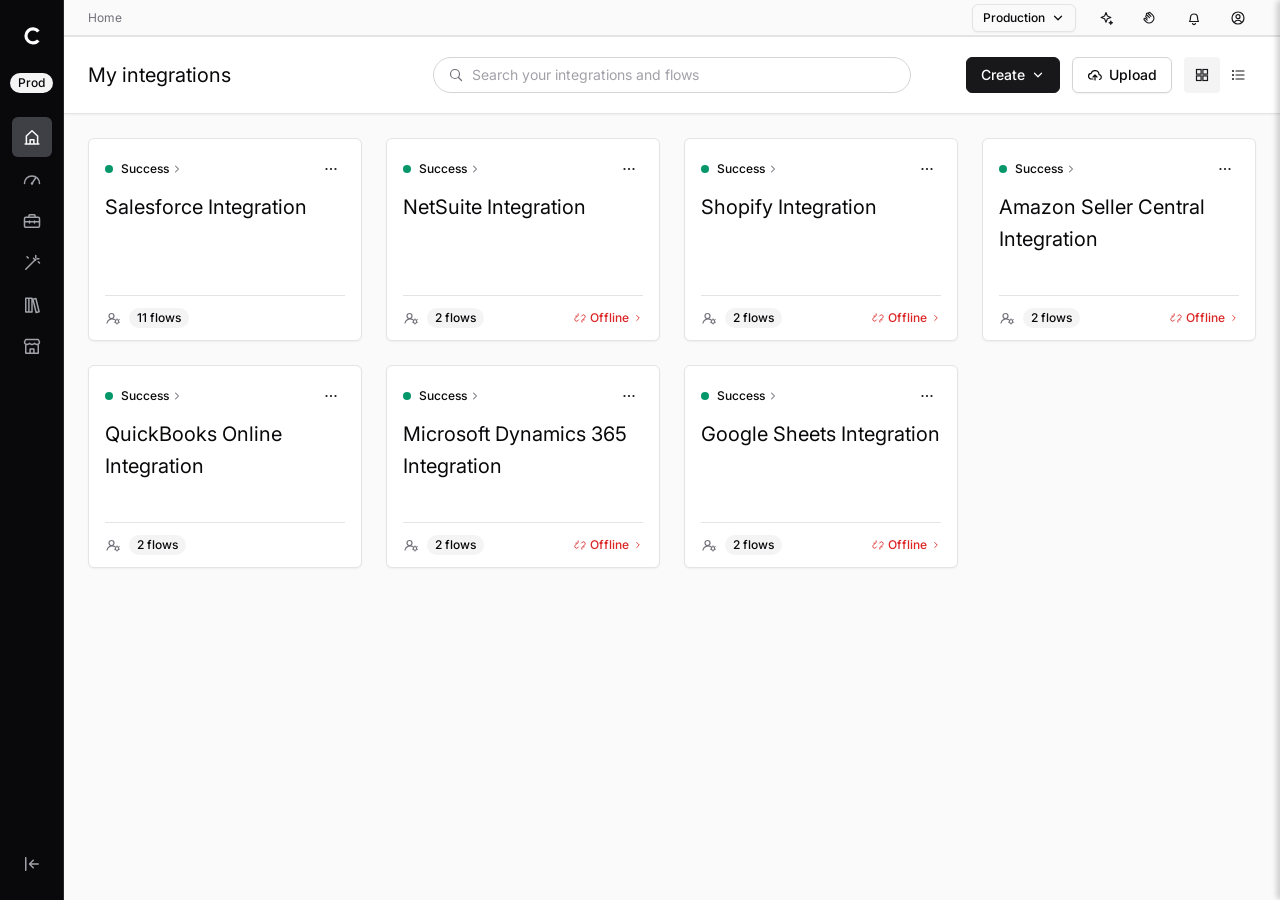
<file: index.html>
<!DOCTYPE html>
<html lang="en">
<head>
<meta charset="UTF-8" />
<meta name="viewport" content="width=device-width, initial-scale=1.0" />
<title>ILM 2026 — Snapshot Prototype</title>
<link rel="preconnect" href="https://fonts.googleapis.com" />
<link rel="preconnect" href="https://fonts.gstatic.com" crossorigin />
<link href="https://fonts.googleapis.com/css2?family=Inter:wght@400;500;600&family=Fira+Code:wght@400&display=swap" rel="stylesheet" />
<link rel="stylesheet" href="styles.css" />
</head>
<body>

<!-- ================= SVG icon sprite (Phosphor-style, matching FX Design System glyphs) ================= -->
<svg xmlns="http://www.w3.org/2000/svg" style="display:none">
  <defs>
    <!-- navigation rail -->
    <symbol id="i-house" viewBox="0 0 16 16"><path d="M2.5 13.5h11M3.5 13.5V7.2L8 3l4.5 4.2v6.3M6.5 13.5v-3.4h3v3.4" fill="none" stroke="currentColor" stroke-width="1.2" stroke-linecap="round" stroke-linejoin="round"/></symbol>
    <symbol id="i-speedometer" viewBox="0 0 16 16"><path d="M2 11.5a6 6 0 1 1 12 0M8 11.5 11 7" fill="none" stroke="currentColor" stroke-width="1.2" stroke-linecap="round" stroke-linejoin="round"/><circle cx="8" cy="11.5" r="1" fill="currentColor"/></symbol>
    <symbol id="i-toolbox" viewBox="0 0 16 16"><rect x="2" y="5" width="12" height="8" rx="1" fill="none" stroke="currentColor" stroke-width="1.2"/><path d="M5.5 5V3.8A.8.8 0 0 1 6.3 3h3.4a.8.8 0 0 1 .8.8V5M2 8.5h12M6 8v1.5M10 8v1.5" fill="none" stroke="currentColor" stroke-width="1.2" stroke-linecap="round"/></symbol>
    <symbol id="i-magic-wand" viewBox="0 0 16 16"><path d="m3 13 8-8m-1.8-.8 1.6 1.6M11 2v1.5M13.5 4.5H12M13 7l1 1M4 3l1 1" fill="none" stroke="currentColor" stroke-width="1.2" stroke-linecap="round" stroke-linejoin="round"/></symbol>
    <symbol id="i-books" viewBox="0 0 16 16"><path d="M3 2.5h2.5v11H3zM5.5 2.5H8v11H5.5zM8.7 3.4l2.4-.6 2.6 10.6-2.4.6z" fill="none" stroke="currentColor" stroke-width="1.2" stroke-linejoin="round"/></symbol>
    <symbol id="i-storefront" viewBox="0 0 16 16"><path d="M3 6.5V13h10V6.5M2 4l1-2h10l1 2c0 1-.8 2-2 2s-2-.8-2-1c0 .2-.8 1-2 1s-2-.8-2-1c0 .2-.8 1-2 1S2 5 2 4ZM6.5 13v-3.5h3V13" fill="none" stroke="currentColor" stroke-width="1.2" stroke-linecap="round" stroke-linejoin="round"/></symbol>
    <symbol id="i-collapse" viewBox="0 0 16 16"><path d="M3 3v10M13 8H6m3-3L6 8l3 3" fill="none" stroke="currentColor" stroke-width="1.2" stroke-linecap="round" stroke-linejoin="round"/></symbol>
    <!-- top bar -->
    <symbol id="i-sparkle" viewBox="0 0 16 16"><path d="M8 2.5 9.4 6l3.5 1.4-3.5 1.4L8 12.3 6.6 8.8 3.1 7.4 6.6 6 8 2.5ZM12.8 11l.5 1.2 1.2.5-1.2.5-.5 1.2-.5-1.2-1.2-.5 1.2-.5.5-1.2Z" fill="none" stroke="currentColor" stroke-width="1.1" stroke-linejoin="round"/></symbol>
    <symbol id="i-hand-wave" viewBox="0 0 16 16"><path d="M5.2 8.2 3.9 6.9a1 1 0 0 1 1.4-1.4l2.2 2.2-3-3a1 1 0 0 1 1.4-1.4l3 3L6.7 4a1 1 0 0 1 1.4-1.4l2.6 2.6a4.2 4.2 0 0 1 0 6l-.6.6a4.2 4.2 0 0 1-6 0L2.4 10a1 1 0 1 1 1.4-1.4l1.4 1.5" fill="none" stroke="currentColor" stroke-width="1.1" stroke-linecap="round" stroke-linejoin="round"/></symbol>
    <symbol id="i-bell" viewBox="0 0 16 16"><path d="M3.5 11.5c.8-1 1-2.8 1-4a3.5 3.5 0 0 1 7 0c0 1.2.2 3 1 4h-9ZM6.5 13.5a1.6 1.6 0 0 0 3 0" fill="none" stroke="currentColor" stroke-width="1.2" stroke-linecap="round" stroke-linejoin="round"/></symbol>
    <symbol id="i-user-circle" viewBox="0 0 16 16"><circle cx="8" cy="8" r="6" fill="none" stroke="currentColor" stroke-width="1.2"/><circle cx="8" cy="6.7" r="2" fill="none" stroke="currentColor" stroke-width="1.2"/><path d="M4.4 12.3a4.2 4.2 0 0 1 7.2 0" fill="none" stroke="currentColor" stroke-width="1.2" stroke-linecap="round"/></symbol>
    <!-- generic -->
    <symbol id="i-caret-down" viewBox="0 0 16 16"><path d="m4 6 4 4 4-4" fill="none" stroke="currentColor" stroke-width="1.4" stroke-linecap="round" stroke-linejoin="round"/></symbol>
    <symbol id="i-caret-right" viewBox="0 0 16 16"><path d="m6 4 4 4-4 4" fill="none" stroke="currentColor" stroke-width="1.4" stroke-linecap="round" stroke-linejoin="round"/></symbol>
    <symbol id="i-caret-updown" viewBox="0 0 16 16"><path d="m5 6 3-3 3 3M5 10l3 3 3-3" fill="none" stroke="currentColor" stroke-width="1.2" stroke-linecap="round" stroke-linejoin="round"/></symbol>
    <symbol id="i-search" viewBox="0 0 16 16"><circle cx="7" cy="7" r="4.5" fill="none" stroke="currentColor" stroke-width="1.2"/><path d="m10.5 10.5 3 3" stroke="currentColor" stroke-width="1.2" stroke-linecap="round"/></symbol>
    <symbol id="i-cloud-up" viewBox="0 0 16 16"><path d="M6 12H4.5a2.8 2.8 0 0 1-.3-5.6A4 4 0 0 1 12 7.6a2.5 2.5 0 0 1 .5 4.9M8 13V8m0 0L6 10m2-2 2 2" fill="none" stroke="currentColor" stroke-width="1.2" stroke-linecap="round" stroke-linejoin="round"/></symbol>
    <symbol id="i-squares-four" viewBox="0 0 16 16"><rect x="2.5" y="2.5" width="4.6" height="4.6" fill="none" stroke="currentColor" stroke-width="1.2"/><rect x="8.9" y="2.5" width="4.6" height="4.6" fill="none" stroke="currentColor" stroke-width="1.2"/><rect x="2.5" y="8.9" width="4.6" height="4.6" fill="none" stroke="currentColor" stroke-width="1.2"/><rect x="8.9" y="8.9" width="4.6" height="4.6" fill="none" stroke="currentColor" stroke-width="1.2"/></symbol>
    <symbol id="i-list" viewBox="0 0 16 16"><path d="M6 4h8M6 8h8M6 12h8" stroke="currentColor" stroke-width="1.2" stroke-linecap="round"/><circle cx="3" cy="4" r="1" fill="currentColor"/><circle cx="3" cy="8" r="1" fill="currentColor"/><circle cx="3" cy="12" r="1" fill="currentColor"/></symbol>
    <symbol id="i-dots-three" viewBox="0 0 16 16"><circle cx="3.5" cy="8" r="1.1" fill="currentColor"/><circle cx="8" cy="8" r="1.1" fill="currentColor"/><circle cx="12.5" cy="8" r="1.1" fill="currentColor"/></symbol>
    <symbol id="i-user-gear" viewBox="0 0 16 16"><circle cx="6.5" cy="6" r="2.5" fill="none" stroke="currentColor" stroke-width="1.2"/><path d="M2 13a5 5 0 0 1 7.5-3.4" fill="none" stroke="currentColor" stroke-width="1.2" stroke-linecap="round"/><circle cx="12" cy="11.5" r="1.8" fill="none" stroke="currentColor" stroke-width="1.1"/><path d="M12 8.9v.8m0 3.6v.8m2.3-4.5-.7.4m-3.2 1.9-.7.4m4.6 0-.7-.4m-3.2-1.9-.7-.4" stroke="currentColor" stroke-width="1" stroke-linecap="round"/></symbol>
    <symbol id="i-link-break" viewBox="0 0 16 16"><path d="M6 10.5 4.7 11.8a2.3 2.3 0 0 1-3.2-3.2L3.7 6.3M10 5.5l1.3-1.3a2.3 2.3 0 0 1 3.2 3.2l-2.2 2.3M5.5 2.5v2M2.5 5.5h2M10.5 13.5v-2M13.5 10.5h-2" fill="none" stroke="currentColor" stroke-width="1.2" stroke-linecap="round" stroke-linejoin="round"/></symbol>
    <symbol id="i-question" viewBox="0 0 16 16"><circle cx="8" cy="8" r="6" fill="none" stroke="currentColor" stroke-width="1.2"/><path d="M6.3 6.2A1.8 1.8 0 1 1 8 8.4v.8" fill="none" stroke="currentColor" stroke-width="1.2" stroke-linecap="round"/><circle cx="8" cy="11.2" r=".8" fill="currentColor"/></symbol>
    <symbol id="i-gear" viewBox="0 0 16 16"><circle cx="8" cy="8" r="2.2" fill="none" stroke="currentColor" stroke-width="1.2"/><path d="M8 2.2v1.6M8 12.2v1.6M13.8 8h-1.6M3.8 8H2.2M12.1 3.9l-1.1 1.1M5 11l-1.1 1.1M12.1 12.1 11 11M5 5 3.9 3.9" stroke="currentColor" stroke-width="1.2" stroke-linecap="round"/></symbol>
    <symbol id="i-flow-arrow" viewBox="0 0 16 16"><path d="M2 12c3.5 0 3.5-6.5 7-6.5H12M10 3l3 2.5L10 8" fill="none" stroke="currentColor" stroke-width="1.2" stroke-linecap="round" stroke-linejoin="round"/></symbol>
    <!-- APIs: Phosphor "brackets-curly" -->
    <symbol id="i-gear-api" viewBox="0 0 16 16"><path d="M5.5 2.5c-1.3 0-2 .6-2 1.9v1.4c0 .9-.4 1.6-1.5 2.2 1.1.6 1.5 1.3 1.5 2.2v1.4c0 1.3.7 1.9 2 1.9M10.5 2.5c1.3 0 2 .6 2 1.9v1.4c0 .9.4 1.6 1.5 2.2-1.1.6-1.5 1.3-1.5 2.2v1.4c0 1.3-.7 1.9-2 1.9" fill="none" stroke="currentColor" stroke-width="1.2" stroke-linecap="round" stroke-linejoin="round"/></symbol>
    <symbol id="i-lightning" viewBox="0 0 16 16"><path d="M9 2 3.5 9H7.5L7 14l5.5-7H8.5L9 2Z" fill="none" stroke="currentColor" stroke-width="1.2" stroke-linejoin="round"/></symbol>
    <symbol id="i-link" viewBox="0 0 16 16"><path d="M6.5 9.5 9.5 6.5M5.5 7 3.9 8.6a2.4 2.4 0 0 0 3.4 3.4L8.9 10.4M10.5 9l1.6-1.6a2.4 2.4 0 0 0-3.4-3.4L7.1 5.6" fill="none" stroke="currentColor" stroke-width="1.2" stroke-linecap="round" stroke-linejoin="round"/></symbol>
    <symbol id="i-audit-log" viewBox="0 0 16 16"><path d="M4 2.5h8a1 1 0 0 1 1 1v9a1 1 0 0 1-1 1H4a1 1 0 0 1-1-1v-9a1 1 0 0 1 1-1Z" fill="none" stroke="currentColor" stroke-width="1.2"/><path d="M5.5 6h5M5.5 8.5h5M5.5 11h3" stroke="currentColor" stroke-width="1.1" stroke-linecap="round"/></symbol>
    <symbol id="i-chart-up" viewBox="0 0 16 16"><path d="M2.5 2.5v11h11" fill="none" stroke="currentColor" stroke-width="1.2" stroke-linecap="round"/><path d="m4.5 10 3-3 2 2 4-4M13.5 5v2.3M13.5 5h-2.3" fill="none" stroke="currentColor" stroke-width="1.2" stroke-linecap="round" stroke-linejoin="round"/></symbol>
    <symbol id="i-user" viewBox="0 0 16 16"><circle cx="8" cy="5.5" r="2.7" fill="none" stroke="currentColor" stroke-width="1.2"/><path d="M2.8 13.5a5.5 5.5 0 0 1 10.4 0" fill="none" stroke="currentColor" stroke-width="1.2" stroke-linecap="round"/></symbol>
    <!-- Phosphor "clock-counter-clockwise" -->
    <symbol id="i-history" viewBox="0 0 16 16"><path d="M2.2 2.9v3.3h3.3" fill="none" stroke="currentColor" stroke-width="1.2" stroke-linecap="round" stroke-linejoin="round"/><path d="M2.7 9.8A5.7 5.7 0 1 0 3.9 3.8L2.2 5.5" fill="none" stroke="currentColor" stroke-width="1.2" stroke-linecap="round" stroke-linejoin="round"/><path d="M8.2 5.1v3.2l2.5 1.5" fill="none" stroke="currentColor" stroke-width="1.2" stroke-linecap="round" stroke-linejoin="round"/></symbol>
    <symbol id="i-plus" viewBox="0 0 16 16"><path d="M8 3.5v9M3.5 8h9" stroke="currentColor" stroke-width="1.3" stroke-linecap="round"/></symbol>
    <symbol id="i-funnel" viewBox="0 0 16 16"><path d="M2.5 3.5h11L9.5 8.3v4.2l-3-1.5v-2.7L2.5 3.5Z" fill="none" stroke="currentColor" stroke-width="1.1" stroke-linejoin="round"/></symbol>
    <symbol id="i-note" viewBox="0 0 16 16"><path d="M3 3.5a1 1 0 0 1 1-1h8a1 1 0 0 1 1 1v6l-3.5 3.5H4a1 1 0 0 1-1-1v-8.5Z" fill="none" stroke="currentColor" stroke-width="1.1" stroke-linejoin="round"/><path d="M9.5 13V9.5H13M5.5 6h5M5.5 8.5h3" fill="none" stroke="currentColor" stroke-width="1.1" stroke-linecap="round"/></symbol>
    <symbol id="i-mapping" viewBox="0 0 16 16"><rect x="6.3" y="2" width="3.4" height="3" rx=".6" fill="none" stroke="currentColor" stroke-width="1.1"/><rect x="2" y="11" width="3.4" height="3" rx=".6" fill="none" stroke="currentColor" stroke-width="1.1"/><rect x="10.6" y="11" width="3.4" height="3" rx=".6" fill="none" stroke="currentColor" stroke-width="1.1"/><path d="M8 5v2.5M8 7.5H3.7V11M8 7.5h4.3V11" fill="none" stroke="currentColor" stroke-width="1.1"/></symbol>
    <symbol id="i-calendar" viewBox="0 0 16 16"><rect x="2.5" y="3.5" width="11" height="10" rx="1" fill="none" stroke="currentColor" stroke-width="1.2"/><path d="M2.5 6.5h11M5.5 2v2.5M10.5 2v2.5" stroke="currentColor" stroke-width="1.2" stroke-linecap="round"/><text x="8" y="11.6" text-anchor="middle" font-size="5" font-family="Inter, sans-serif" fill="currentColor">12</text></symbol>
    <symbol id="i-play" viewBox="0 0 16 16"><path d="M4.5 3.2 12.5 8l-8 4.8V3.2Z" fill="none" stroke="currentColor" stroke-width="1.2" stroke-linejoin="round"/></symbol>
    <symbol id="i-check" viewBox="0 0 16 16"><path d="m3 8.5 3.5 3.5L13 5" fill="none" stroke="currentColor" stroke-width="1.6" stroke-linecap="round" stroke-linejoin="round"/></symbol>
    <symbol id="i-x" viewBox="0 0 16 16"><path d="m4 4 8 8M12 4l-8 8" stroke="currentColor" stroke-width="1.3" stroke-linecap="round"/></symbol>
    <symbol id="i-book-open" viewBox="0 0 16 16"><path d="M8 4.2C7 3.3 5.4 3 3 3v9.5c2.4 0 4 .3 5 1.2 1-.9 2.6-1.2 5-1.2V3c-2.4 0-4 .3-5 1.2ZM8 4.2v9.5" fill="none" stroke="currentColor" stroke-width="1.2" stroke-linejoin="round"/></symbol>
    <symbol id="i-arrow-out" viewBox="0 0 16 16"><path d="M12.5 8.7v3.8a1 1 0 0 1-1 1H3.5a1 1 0 0 1-1-1V4.5a1 1 0 0 1 1-1h3.8M9.5 2.5h4v4M13 3 8 8" fill="none" stroke="currentColor" stroke-width="1.2" stroke-linecap="round" stroke-linejoin="round"/></symbol>
    <symbol id="i-robot" viewBox="0 0 16 16"><rect x="2.5" y="5" width="11" height="8" rx="1.5" fill="none" stroke="currentColor" stroke-width="1.1"/><path d="M8 2.5V5" stroke="currentColor" stroke-width="1.1" stroke-linecap="round"/><circle cx="8" cy="2.3" r=".9" fill="none" stroke="currentColor" stroke-width="1"/><circle cx="5.8" cy="8" r=".9" fill="currentColor"/><circle cx="10.2" cy="8" r=".9" fill="currentColor"/><path d="M6 10.8h4" stroke="currentColor" stroke-width="1.1" stroke-linecap="round"/></symbol>
    <symbol id="i-hammer" viewBox="0 0 16 16"><path d="m8.5 6.5-6 6a1 1 0 0 0 1.4 1.4l6-6M7 3.6l1.8-1.4c1.8-.8 4 .2 4.8 1.4l-1.2.4 1.4 2.5-1.5 1L11 5.2 8.7 5.3 7 3.6Z" fill="none" stroke="currentColor" stroke-width="1.1" stroke-linejoin="round"/></symbol>
    <symbol id="i-server" viewBox="0 0 16 16"><rect x="2.5" y="2.5" width="11" height="4.4" rx="1" fill="none" stroke="currentColor" stroke-width="1.1"/><rect x="2.5" y="9.1" width="11" height="4.4" rx="1" fill="none" stroke="currentColor" stroke-width="1.1"/><circle cx="5" cy="4.7" r=".8" fill="currentColor"/><circle cx="5" cy="11.3" r=".8" fill="currentColor"/></symbol>
    <symbol id="i-copy" viewBox="0 0 16 16"><rect x="5.5" y="5.5" width="8" height="8" rx="1" fill="none" stroke="currentColor" stroke-width="1.1"/><path d="M10.5 5.5v-2a1 1 0 0 0-1-1h-6a1 1 0 0 0-1 1v6a1 1 0 0 0 1 1h2" fill="none" stroke="currentColor" stroke-width="1.1"/></symbol>
    <symbol id="i-check-circle" viewBox="0 0 16 16"><circle cx="8" cy="8" r="6" fill="none" stroke="currentColor" stroke-width="1.2"/><path d="m5.3 8.3 1.8 1.8 3.6-3.9" fill="none" stroke="currentColor" stroke-width="1.2" stroke-linecap="round" stroke-linejoin="round"/></symbol>
    <symbol id="i-x-circle" viewBox="0 0 16 16"><circle cx="8" cy="8" r="6" fill="none" stroke="currentColor" stroke-width="1.2"/><path d="m5.8 5.8 4.4 4.4m0-4.4-4.4 4.4" stroke="currentColor" stroke-width="1.2" stroke-linecap="round"/></symbol>
    <symbol id="i-warning-circle" viewBox="0 0 16 16"><circle cx="8" cy="8" r="6" fill="none" stroke="currentColor" stroke-width="1.2"/><path d="M8 4.8v3.6" stroke="currentColor" stroke-width="1.2" stroke-linecap="round"/><circle cx="8" cy="11" r=".8" fill="currentColor"/></symbol>
    <symbol id="i-sidebar-collapse" viewBox="0 0 16 16"><rect x="2" y="2.5" width="12" height="11" rx="1.5" fill="none" stroke="currentColor" stroke-width="1.1"/><path d="M6 2.5v11" stroke="currentColor" stroke-width="1.1"/><path d="m10.8 6.2-1.8 1.8 1.8 1.8" fill="none" stroke="currentColor" stroke-width="1.1" stroke-linecap="round" stroke-linejoin="round"/></symbol>
    <!-- Phosphor "trash" -->
    <symbol id="i-git-pull" viewBox="0 0 16 16"><circle cx="4" cy="3.8" r="1.7" fill="none" stroke="currentColor" stroke-width="1.2"/><path d="M4 5.5v8" fill="none" stroke="currentColor" stroke-width="1.2" stroke-linecap="round"/><path d="M7.4 3.3h2.8a2 2 0 0 1 2 2v5.2M10.4 8.7l1.8 1.8 1.8-1.8" fill="none" stroke="currentColor" stroke-width="1.2" stroke-linecap="round" stroke-linejoin="round"/></symbol>
    <!-- Diff view toggle: Phosphor "square-split-horizontal" / "split-horizontal" -->
    <symbol id="i-view-split" viewBox="0 0 16 16"><rect x="2.5" y="2.5" width="11" height="11" rx="1.5" fill="none" stroke="currentColor" stroke-width="1.2"/><path d="M8 2.5v11" stroke="currentColor" stroke-width="1.2"/></symbol>
    <symbol id="i-view-unified" viewBox="0 0 16 16"><path d="M8 2.5v11" stroke="currentColor" stroke-width="1.2" stroke-linecap="round"/><path d="M5.6 8H1.8M3.3 6.5 1.8 8l1.5 1.5M10.4 8h3.8M12.7 6.5 14.2 8l-1.5 1.5" fill="none" stroke="currentColor" stroke-width="1.2" stroke-linecap="round" stroke-linejoin="round"/></symbol>
    <!-- Phosphor "list-magnifying-glass" (assets empty state) -->
    <symbol id="i-list-magnifying-glass" viewBox="0 0 16 16"><path d="M2.5 4h11M2.5 8h4.5M2.5 12h3" stroke="currentColor" stroke-width="1.2" stroke-linecap="round"/><circle cx="10.5" cy="9.8" r="3" fill="none" stroke="currentColor" stroke-width="1.2"/><path d="m12.7 12 1.8 1.8" stroke="currentColor" stroke-width="1.2" stroke-linecap="round"/></symbol>
    <symbol id="i-minus-circle" viewBox="0 0 16 16"><circle cx="8" cy="8" r="6" fill="none" stroke="currentColor" stroke-width="1.2"/><path d="M5.2 8h5.6" stroke="currentColor" stroke-width="1.2" stroke-linecap="round"/></symbol>
    <symbol id="i-trash" viewBox="0 0 16 16"><path d="M2.5 4h11M6.5 4V2.8a.8.8 0 0 1 .8-.8h1.4a.8.8 0 0 1 .8.8V4M4 4l.5 9a1 1 0 0 0 1 .9h5a1 1 0 0 0 1-.9L12 4M6.6 6.8v4.4M9.4 6.8v4.4" fill="none" stroke="currentColor" stroke-width="1.2" stroke-linecap="round" stroke-linejoin="round"/></symbol>
    <symbol id="i-minus" viewBox="0 0 16 16"><path d="M3.5 8h9" stroke="currentColor" stroke-width="1.6" stroke-linecap="round"/></symbol>
    <symbol id="i-warning" viewBox="0 0 16 16"><circle cx="8" cy="8" r="6" fill="none" stroke="currentColor" stroke-width="1.2"/><path d="M8 4.8v3.6" stroke="currentColor" stroke-width="1.3" stroke-linecap="round"/><circle cx="8" cy="11" r=".8" fill="currentColor"/></symbol>
  </defs>
</svg>

<div class="app">

  <!-- =============== SideNav =============== -->
  <nav class="sidenav" aria-label="Primary">
    <div class="sidenav__logo">
      <svg width="20" height="22" viewBox="0 0 20 22" aria-label="Celigo">
        <path d="M17.6 16.4A8.6 8.6 0 1 1 17.7 5.5l-2.6 2A5.4 5.4 0 1 0 15 14.5l2.6 1.9Z" fill="#fff"/>
      </svg>
    </div>
    <div class="sidenav__env"><span class="sidenav__env-badge">Prod</span></div>
    <div class="sidenav__items">
      <button class="sidenav__item is-active" title="Home" aria-label="Home"><svg width="20" height="20"><use href="#i-house"/></svg></button>
      <button class="sidenav__item" title="Dashboard" aria-label="Dashboard"><svg width="20" height="20"><use href="#i-speedometer"/></svg></button>
      <button class="sidenav__item" title="Tools" aria-label="Tools"><svg width="20" height="20"><use href="#i-toolbox"/></svg></button>
      <button class="sidenav__item" title="AI builder" aria-label="AI builder"><svg width="20" height="20"><use href="#i-magic-wand"/></svg></button>
      <button class="sidenav__item" title="Resources" aria-label="Resources"><svg width="20" height="20"><use href="#i-books"/></svg></button>
      <button class="sidenav__item" title="Marketplace" aria-label="Marketplace"><svg width="20" height="20"><use href="#i-storefront"/></svg></button>
    </div>
    <div class="sidenav__bottom">
      <button class="sidenav__item" title="Collapse" aria-label="Collapse navigation"><svg width="20" height="20"><use href="#i-collapse"/></svg></button>
    </div>
  </nav>

  <!-- =============== Main =============== -->
  <div class="main">

    <!-- Location nav -->
    <div class="locnav">
      <nav class="breadcrumbs" aria-label="Breadcrumb" id="breadcrumbs">
        <a href="#" data-nav="home">Home</a>
        <span class="crumb-sep" data-crumb="detail" hidden><svg width="12" height="12"><use href="#i-caret-right"/></svg></span>
        <span class="crumb-current" data-crumb="detail" hidden>Salesforce Integration</span>
      </nav>
      <div class="locnav__tools">
        <button class="btn btn--xs btn--secondary">Production <svg width="14" height="14"><use href="#i-caret-down"/></svg></button>
        <button class="icon-btn icon-btn--xs icon-btn--ghost" aria-label="Celigo AI"><svg width="16" height="16"><use href="#i-sparkle"/></svg></button>
        <button class="icon-btn icon-btn--xs icon-btn--ghost" aria-label="What's new"><svg width="16" height="16"><use href="#i-hand-wave"/></svg></button>
        <button class="icon-btn icon-btn--xs icon-btn--ghost" aria-label="Notifications"><svg width="16" height="16"><use href="#i-bell"/></svg></button>
        <button class="icon-btn icon-btn--xs icon-btn--ghost" aria-label="Account"><svg width="16" height="16"><use href="#i-user-circle"/></svg></button>
      </div>
    </div>

    <!-- ============ Screen 1: My integrations ============ -->
    <section class="screen is-visible" id="screen-home" aria-label="My integrations">
      <div class="page-toolbar">
        <h1 class="page-toolbar__title">My integrations</h1>
        <div class="search-input search-input--wide">
          <svg width="16" height="16"><use href="#i-search"/></svg>
          <input type="text" placeholder="Search your integrations and flows" aria-label="Search your integrations and flows" />
        </div>
        <div class="page-toolbar__actions">
          <button class="btn btn--sm btn--primary">Create <svg width="14" height="14"><use href="#i-caret-down"/></svg></button>
          <button class="btn btn--sm btn--outline"><svg width="16" height="16"><use href="#i-cloud-up"/></svg> Upload</button>
          <div class="view-toggle" role="group" aria-label="View">
            <button class="view-toggle__btn is-active" aria-label="Grid view"><svg width="16" height="16"><use href="#i-squares-four"/></svg></button>
            <button class="view-toggle__btn" aria-label="List view"><svg width="16" height="16"><use href="#i-list"/></svg></button>
          </div>
        </div>
      </div>

      <div class="grid-content" id="integration-grid"><!-- cards injected by app.js --></div>
    </section>

    <!-- ============ Screen 2: Salesforce Integration detail ============ -->
    <section class="screen" id="screen-detail" aria-label="Salesforce Integration">
      <header class="page-header">
        <div class="page-header__row">
          <h1 class="page-header__title">
            Salesforce Integration
            <svg width="20" height="20"><use href="#i-question"/></svg>
          </h1>
          <div class="page-header__actions">
            <button class="select-trigger" id="version-history-trigger" aria-haspopup="menu" aria-expanded="false">
              <svg width="16" height="16"><use href="#i-history"/></svg>
              Version history
              <svg class="caret" width="14" height="14"><use href="#i-caret-down"/></svg>
            </button>
            <button class="icon-btn icon-btn--sm icon-btn--secondary" id="more-actions-btn" aria-label="More actions" aria-haspopup="menu" aria-expanded="false"><svg width="16" height="16"><use href="#i-dots-three"/></svg></button>

            <!-- More actions menu -->
            <div class="menu actions-menu" id="more-actions-menu" role="menu" aria-label="More actions">
              <button class="actions-menu__item" role="menuitem" id="action-clone">
                <svg width="16" height="16"><use href="#i-copy"/></svg>
                Clone integration
              </button>
              <button class="actions-menu__item actions-menu__item--destructive" role="menuitem" id="action-delete">
                <svg width="16" height="16"><use href="#i-trash"/></svg>
                Delete integration
              </button>
            </div>

            <!-- Version history dropdown (screens 3 & 4) -->
            <div class="menu" id="version-menu" role="menu" aria-label="Version history">
              <!-- Empty state (screen 3) -->
              <div class="menu__empty" id="version-menu-empty">
                <p class="menu__empty-title">No versions available</p>
                <p class="menu__empty-desc">You can create a new snapshot or pull changes from an existing integration.</p>
              </div>
              <!-- Populated state (screen 4) -->
              <div class="menu__list" id="version-menu-list" hidden></div>
              <div class="menu__footer menu__footer--single" id="version-menu-showall" hidden>
                <button class="btn btn--sm btn--secondary btn--block" id="show-all-versions">Show all versions</button>
              </div>
              <div class="menu__footer">
                <button class="btn btn--sm btn--secondary" id="menu-create-snapshot">Create snapshot</button>
                <button class="btn btn--sm btn--secondary" id="menu-pull-changes">Pull changes</button>
              </div>
            </div>
          </div>
        </div>
        <nav class="tabs" aria-label="Integration sections">
          <button class="tab"><svg width="16" height="16"><use href="#i-gear"/></svg> Settings</button>
          <button class="tab is-active"><svg width="16" height="16"><use href="#i-flow-arrow"/></svg> Flows</button>
          <button class="tab"><svg width="16" height="16"><use href="#i-gear-api"/></svg> APIs</button>
          <button class="tab"><svg width="16" height="16"><use href="#i-lightning"/></svg> Dashboard</button>
          <button class="tab"><svg width="16" height="16"><use href="#i-link"/></svg> Connections</button>
          <button class="tab"><svg width="16" height="16"><use href="#i-bell"/></svg> Notifications</button>
          <button class="tab"><svg width="16" height="16"><use href="#i-audit-log"/></svg> Audit log</button>
          <button class="tab"><svg width="16" height="16"><use href="#i-chart-up"/></svg> Analytics</button>
          <button class="tab"><svg width="16" height="16"><use href="#i-user"/></svg> Admin</button>
        </nav>
      </header>

      <div class="table-wrap">
        <div class="data-table">
          <div class="table-controls">
            <div class="table-controls__title">
              Integrations flow
              <svg width="16" height="16"><use href="#i-question"/></svg>
            </div>
            <div class="search-input search-input--table">
              <svg width="16" height="16"><use href="#i-search"/></svg>
              <input type="text" placeholder="Search" aria-label="Search flows" />
            </div>
            <div class="table-controls__tools">
              <button class="btn btn--sm btn--secondary"><svg width="16" height="16"><use href="#i-plus"/></svg> Create flow</button>
              <button class="btn btn--sm btn--secondary"><svg width="16" height="16"><use href="#i-plus"/></svg> Load data</button>
              <button class="btn btn--sm btn--ghost"><svg width="16" height="16"><use href="#i-dots-three"/></svg> More</button>
            </div>
          </div>
          <table class="flows">
            <thead>
              <tr>
                <th style="width:336px"><span class="th-inner">Name/Description <svg width="14" height="14"><use href="#i-caret-updown"/></svg></span></th>
                <th class="center" style="width:120px"><span class="th-inner">Status <svg width="14" height="14"><use href="#i-funnel"/></svg></span></th>
                <th style="width:220px"><span class="th-inner">Last updated <svg width="14" height="14"><use href="#i-caret-updown"/></svg></span></th>
                <th style="width:220px"><span class="th-inner">Last run <svg width="14" height="14"><use href="#i-caret-updown"/></svg></span></th>
                <th class="center" style="width:120px"><span class="th-inner">Mapping</span></th>
                <th class="center" style="width:120px"><span class="th-inner">Schedule</span></th>
                <th class="center" style="width:120px"><span class="th-inner">Run</span></th>
                <th class="center" style="width:120px"><span class="th-inner">Off/On <svg width="14" height="14"><use href="#i-funnel"/></svg></span></th>
                <th class="center" style="width:120px"><span class="th-inner">Actions</span></th>
              </tr>
            </thead>
            <tbody id="flows-tbody"><!-- rows injected by app.js --></tbody>
          </table>
        </div>
      </div>
    </section>
  </div>
</div>

<!-- ============ Screen 5: Create snapshot drawer ============ -->
<div class="shroud" id="shroud"></div>
<aside class="drawer" id="snapshot-drawer" role="dialog" aria-modal="true" aria-labelledby="drawer-title">
  <header class="drawer__header">
    <div class="drawer__header-row">
      <h2 class="drawer__title" id="drawer-title">Create snapshot</h2>
      <div class="drawer__header-right">
        <a class="drawer__guide-link" href="#" onclick="return false">
          <svg width="16" height="16"><use href="#i-book-open"/></svg>
          Snapshot guide
          <svg width="14" height="14"><use href="#i-arrow-out"/></svg>
        </a>
        <div class="drawer__header-divider"></div>
        <button class="close-btn" id="drawer-close-x" aria-label="Close">
          <svg width="16" height="16"><use href="#i-x"/></svg>
        </button>
      </div>
    </div>
    <p class="drawer__subtitle">Capture the current state of this integration so you can return to it later.</p>
  </header>

  <div class="drawer__body">
    <div class="alert alert--destructive" id="snapshot-error" hidden>
      <svg width="20" height="20"><use href="#i-warning-circle"/></svg>
      <span id="snapshot-error-text">Couldn&rsquo;t create the snapshot.</span>
    </div>
    <div class="field">
      <label class="field__label" for="snapshot-name">Name <span class="req">*</span></label>
      <input class="field__input" id="snapshot-name" type="text" value="Slack version 1" />
    </div>
    <div class="field">
      <label class="field__label" for="snapshot-desc">Description</label>
      <textarea class="field__textarea" id="snapshot-desc" placeholder="e.g. Before pulling Q1 template updates — verified Asana → Slack flows are green."></textarea>
    </div>

    <div class="included-card">
      <div class="included-card__header">
        <span class="included-card__title">What&rsquo;s included</span>
        <span class="included-card__count">42 resources total</span>
      </div>
      <div class="included-card__list">
        <div class="included-row">
          <span class="included-row__icon"><svg width="16" height="16"><use href="#i-flow-arrow"/></svg></span>
          <span class="included-row__name">Flows</span>
          <span class="included-row__count">10</span>
        </div>
        <div class="included-row">
          <span class="included-row__icon"><svg width="16" height="16"><use href="#i-gear-api"/></svg></span>
          <span class="included-row__name">APIs</span>
          <span class="included-row__count">08</span>
        </div>
        <div class="included-row">
          <span class="included-row__icon"><svg width="16" height="16"><use href="#i-server"/></svg></span>
          <span class="included-row__name">MCP Servers</span>
          <span class="included-row__count">10</span>
        </div>
        <div class="included-row">
          <span class="included-row__icon"><svg width="16" height="16"><use href="#i-robot"/></svg></span>
          <span class="included-row__name">Agents</span>
          <span class="included-row__count">10</span>
        </div>
        <div class="included-row">
          <span class="included-row__icon"><svg width="16" height="16"><use href="#i-hammer"/></svg></span>
          <span class="included-row__name">Tools</span>
          <span class="included-row__count">07</span>
        </div>
      </div>
    </div>
  </div>

  <footer class="drawer__footer">
    <button class="btn btn--sm btn--primary" id="drawer-create">Create snapshot</button>
    <button class="btn btn--sm btn--ghost" id="drawer-close">Close</button>
  </footer>
</aside>

<!-- ============ Screens 7–9: Version history panel ============ -->
<aside class="vh-panel" id="vh-panel" role="dialog" aria-modal="true" aria-labelledby="vh-title">
  <header class="drawer__header">
    <div class="drawer__header-row">
      <h2 class="drawer__title" id="vh-title">Version history</h2>
      <div class="drawer__header-right">
        <a class="drawer__guide-link" href="#" onclick="return false">
          <svg width="16" height="16"><use href="#i-book-open"/></svg>
          Version history guide
          <svg width="14" height="14"><use href="#i-arrow-out"/></svg>
        </a>
        <div class="drawer__header-divider"></div>
        <button class="close-btn" id="vh-close-x" aria-label="Close">
          <svg width="16" height="16"><use href="#i-x"/></svg>
        </button>
      </div>
    </div>
    <p class="vh-breadcrumb"><span>Salesforce integration /</span> Version history</p>
  </header>

  <div class="vh-main">
    <!-- Left: versions sidebar -->
    <aside class="vh-sidebar">
      <h3 class="vh-sidebar__title">Versions</h3>
      <div class="vh-sidebar__body">
        <div class="vh-sidebar__actions">
          <button class="btn btn--sm btn--secondary" id="vh-create-snapshot">Create snapshot</button>
          <button class="btn btn--sm btn--secondary" id="vh-pull-changes">Pull changes</button>
        </div>
        <div class="vh-sidebar__search">
          <div class="search-input search-input--squared">
            <svg width="16" height="16"><use href="#i-search"/></svg>
            <input type="text" id="vh-search" placeholder="Search version" aria-label="Search version" />
          </div>
          <div class="vh-filter-anchor">
            <button class="icon-btn icon-btn--sm icon-btn--secondary" id="vh-filter-btn" aria-label="Filter versions" aria-expanded="false">
              <svg width="16" height="16"><use href="#i-funnel"/></svg>
            </button>
            <!-- Screen 9: filter menu (status, username, revision type) -->
            <div class="menu vh-filter-menu" id="vh-filter-menu" aria-label="Filter versions">
              <div class="vh-filter-group">
                <p class="vh-filter-group__label">Status</p>
                <label class="vh-filter-option"><input type="checkbox" data-filter="status" value="Completed" checked /> Completed</label>
                <label class="vh-filter-option"><input type="checkbox" data-filter="status" value="Failed" checked /> Failed</label>
              </div>
              <div class="vh-filter-group">
                <p class="vh-filter-group__label">Type</p>
                <label class="vh-filter-option"><input type="checkbox" data-filter="type" value="Snapshot" checked /> Snapshot</label>
                <label class="vh-filter-option"><input type="checkbox" data-filter="type" value="Pull" checked /> Pull</label>
                <label class="vh-filter-option"><input type="checkbox" data-filter="type" value="Revert" checked /> Revert</label>
              </div>
              <div class="vh-filter-group">
                <p class="vh-filter-group__label">Created by</p>
                <label class="vh-filter-option"><input type="checkbox" data-filter="by" value="Nishant Bali" checked /> Nishant Bali</label>
                <label class="vh-filter-option"><input type="checkbox" data-filter="by" value="Priyanka Kaundal" checked /> Priyanka Kaundal</label>
                <label class="vh-filter-option"><input type="checkbox" data-filter="by" value="System" checked /> System</label>
              </div>
            </div>
          </div>
        </div>
        <div class="vh-list" id="vh-list"><!-- version items injected --></div>
      </div>
    </aside>

    <!-- Right: version detail -->
    <section class="vh-detail">
      <div class="vh-detail__header">
        <div class="vh-detail__heading">
          <span class="menu-item__badge" id="vh-detail-badge">Pull</span>
          <h3 class="vh-detail__title" id="vh-detail-title">Test pull created</h3>
          <p class="vh-detail__desc" id="vh-detail-desc">Placeholder for the user provided detailed description will be shown here.</p>
        </div>
        <div class="vh-revert">
          <span class="vh-revert__label">Revert to:</span>
          <div class="split-btn" id="vh-split">
            <button class="split-btn__main" id="vh-revert-btn">Before this version</button>
            <button class="split-btn__caret" id="vh-revert-caret" aria-label="Revert options" aria-expanded="false">
              <svg width="14" height="14"><use href="#i-caret-down"/></svg>
            </button>
            <div class="menu vh-revert-menu" id="vh-revert-menu">
              <button class="vh-revert-option" data-revert="Before this version">Before this version</button>
              <button class="vh-revert-option" data-revert="This version">This version</button>
            </div>
          </div>
        </div>
      </div>
      <nav class="tabs vh-tabs" aria-label="Version detail views">
        <button class="tab is-active" id="vh-tab-details">View details</button>
        <button class="tab" id="vh-tab-resources">View resources changed</button>
      </nav>

      <!-- Screen 7: View details -->
      <div class="vh-tabpane" id="vh-pane-details">
        <div class="vh-details-table" id="vh-details-table"><!-- rows injected --></div>
      </div>

      <!-- Screen 8: View resources changed -->
      <div class="vh-tabpane" id="vh-pane-resources" hidden>
        <aside class="vh-resources">
          <div class="vh-resources__header">
            <span class="vh-resources__title">Resources</span>
            <button class="icon-btn icon-btn--xs icon-btn--secondary resources-toggle" aria-label="Collapse resources" aria-expanded="true">
              <svg width="16" height="16"><use href="#i-sidebar-collapse"/></svg>
            </button>
          </div>
          <div class="vh-tree" id="vh-tree"><!-- tree injected --></div>
        </aside>
        <div class="vh-compare">
          <div class="vh-compare__header">
            <span class="vh-compare__heading">
              <svg width="20" height="20"><use href="#i-flow-arrow"/></svg>
              <span id="vh-compare-title">Send errors to slack</span>
            </span>
            <button class="tag tag--yellow usedby-trigger" id="vh-usedby" aria-haspopup="dialog">Used by : 4</button>
            <span class="vh-compare__vdivider" aria-hidden="true"></span>
            <div class="seg-toggle seg-toggle--icons" role="group" aria-label="Diff view mode">
              <button class="seg-toggle__btn is-active" id="vh-diff-split" aria-pressed="true" aria-label="Split view" title="Split view"><svg width="16" height="16"><use href="#i-view-split"/></svg></button>
              <button class="seg-toggle__btn" id="vh-diff-unified" aria-pressed="false" aria-label="Unified view" title="Unified view"><svg width="16" height="16"><use href="#i-view-unified"/></svg></button>
            <button class="seg-toggle__btn" id="vh-diff-blame" aria-pressed="false" aria-label="Audit view" title="Audit view"><svg width="16" height="16"><use href="#i-user"/></svg></button>
            </div>
          </div>
          <div class="vh-compare__body vh-compare__body--diff">
            <div class="diff-view" id="vh-diff"><!-- diff rendered by app.js --></div>
          </div>
        </div>
      </div>
    </section>
  </div>

  <footer class="vh-footer">
    <button class="btn btn--sm btn--ghost" id="vh-close">Close</button>
  </footer>
</aside>

<!-- ============ Pull journey: Create pull modal ============ -->
<div class="cp-shroud" id="cp-shroud"></div>
<div class="cp-modal" id="cp-modal" role="dialog" aria-modal="true" aria-labelledby="cp-title">
  <header class="cp-header">
    <div class="cp-header__text">
      <div class="cp-header__title-row">
        <h2 class="cp-header__title" id="cp-title">Create pull</h2>
      </div>
      <p class="cp-header__subtitle">Pull changes between directly related integrations to review and merge updates.</p>
    </div>
    <div class="cp-header__right">
      <button class="btn btn--sm btn--outline" id="cp-ignore-fields"><svg width="16" height="16"><use href="#i-minus-circle"/></svg> Ignore fields</button>
      <div class="drawer__header-divider"></div>
      <button class="close-btn" id="cp-close-x" aria-label="Close">
        <svg width="16" height="16"><use href="#i-x"/></svg>
      </button>
    </div>
  </header>

  <div class="cp-stepper" role="tablist" aria-label="Create pull steps">
    <button class="cp-step is-current" data-step="1" role="tab">
      <span class="cp-step__circle" aria-hidden="true">
        <span class="cp-step__num">1</span>
        <svg class="cp-step__check" width="14" height="14"><use href="#i-check"/></svg>
      </span>
      <span class="cp-step__label">Select resources</span>
    </button>
    <span class="cp-step-line" data-line="1"></span>
    <button class="cp-step" data-step="2" role="tab">
      <span class="cp-step__circle" aria-hidden="true">
        <span class="cp-step__num">2</span>
        <svg class="cp-step__check" width="14" height="14"><use href="#i-check"/></svg>
      </span>
      <span class="cp-step__label">Review changes</span>
    </button>
    <span class="cp-step-line" data-line="2"></span>
    <button class="cp-step" data-step="3" role="tab">
      <span class="cp-step__circle" aria-hidden="true">
        <span class="cp-step__num">3</span>
        <svg class="cp-step__check" width="14" height="14"><use href="#i-check"/></svg>
      </span>
      <span class="cp-step__label">Merge</span>
    </button>
  </div>

  <div class="cp-main">
    <!-- Step 1: Select assets -->
    <div class="cp-pane" id="cp-pane-1">
      <div class="cp-card cp-card--form">
        <div class="field">
          <label class="field__label" for="cp-desc">Pull description <span class="req">*</span></label>
          <input class="field__input" id="cp-desc" type="text" value="Template sync" />
        </div>
        <div class="field">
          <span class="field__label">Source environment <span class="req">*</span></span>
          <div class="cp-select" id="cp-env">
            <button class="cp-select__trigger" aria-haspopup="listbox" aria-expanded="false">
              <span class="cp-select__value is-placeholder">Select</span>
              <svg width="14" height="14"><use href="#i-caret-down"/></svg>
            </button>
            <div class="menu cp-select__menu" role="listbox">
              <button class="vh-revert-option" role="option">Celigo - Priyanka: Sandbox</button>
              <button class="vh-revert-option" role="option">Celigo - QA: Staging</button>
              <button class="vh-revert-option" role="option">Celigo - Production</button>
            </div>
          </div>
        </div>
        <div class="field">
          <span class="field__label">Source integration <span class="req">*</span></span>
          <div class="cp-select" id="cp-int">
            <button class="cp-select__trigger" aria-haspopup="listbox" aria-expanded="false">
              <span class="cp-select__value is-placeholder">Select</span>
              <svg width="14" height="14"><use href="#i-caret-down"/></svg>
            </button>
            <div class="menu cp-select__menu" role="listbox">
              <button class="vh-revert-option" role="option">Nishant</button>
              <button class="vh-revert-option" role="option">Salesforce Integration</button>
              <button class="vh-revert-option" role="option">NetSuite Integration</button>
            </div>
          </div>
        </div>
      </div>

      <div class="cp-card cp-card--assets">
        <div class="cp-card__header">
          <span class="cp-card__title">Resources <svg width="16" height="16" class="cp-help"><use href="#i-question"/></svg></span>
          <label class="cp-selectall" id="cp-selectall-wrap" hidden>
            <span class="cbx" id="cp-selectall" data-state="unchecked" role="checkbox" aria-checked="false" tabindex="0"></span>
            Select all
          </label>
        </div>
        <div class="cp-assets-empty" id="cp-assets-empty">
          <svg width="32" height="32"><use href="#i-list-magnifying-glass"/></svg>
          <p>Choose the source environment and integration to view and select the resources you want to pull.</p>
        </div>
        <div class="cp-assets-list" id="cp-assets-list" hidden><!-- groups injected --></div>
      </div>
    </div>

    <!-- Steps 2: Review changes -->
    <div class="cp-pane" id="cp-pane-review" hidden>
      <aside class="vh-resources">
        <div class="vh-resources__header">
          <span class="vh-resources__title">Resources</span>
          <button class="icon-btn icon-btn--xs icon-btn--secondary resources-toggle" aria-label="Collapse resources" aria-expanded="true">
            <svg width="16" height="16"><use href="#i-sidebar-collapse"/></svg>
          </button>
        </div>
        <div class="vh-tree" id="cp-tree"><!-- tree injected --></div>
      </aside>
      <div class="vh-compare">
        <div class="vh-compare__header">
          <span class="vh-compare__heading">
            <svg width="20" height="20"><use href="#i-flow-arrow"/></svg>
            <span class="vh-compare__heading-text">
              <span id="cp-compare-title">Send errors to slack</span>
              <span class="vh-compare__sub">
                <span id="cp-compare-type">Action: Update</span>
                <span class="badge-outline badge-soft--red" id="cp-compare-conflict" hidden><svg width="12" height="12" aria-hidden="true"><use href="#i-warning"/></svg> Conflict</span>
              </span>
            </span>
          </span>
          <button class="btn btn--sm btn--primary" id="cp-resolve-btn" hidden>Resolve conflict</button>
          <span class="vh-compare__vdivider" id="cp-resolve-divider" aria-hidden="true" hidden></span>
          <button class="tag tag--yellow usedby-trigger" id="cp-usedby" aria-haspopup="dialog">Used by : 4</button>
          <div class="seg-toggle seg-toggle--icons" role="group" aria-label="Diff view mode">
            <button class="seg-toggle__btn is-active" id="cp-diff-split" aria-pressed="true" aria-label="Split view" title="Split view"><svg width="16" height="16"><use href="#i-view-split"/></svg></button>
            <button class="seg-toggle__btn" id="cp-diff-unified" aria-pressed="false" aria-label="Unified view" title="Unified view"><svg width="16" height="16"><use href="#i-view-unified"/></svg></button>
            <button class="seg-toggle__btn" id="cp-diff-blame" aria-pressed="false" aria-label="Audit view" title="Audit view"><svg width="16" height="16"><use href="#i-user"/></svg></button>
          </div>
        </div>
        <div class="vh-compare__body vh-compare__body--diff">
          <div class="diff-view" id="cp-diff"><!-- diff rendered by app.js --></div>
        </div>
      </div>
    </div>

    <!-- Step 3: Merge (summary + confirm) -->
    <div class="cp-pane" id="cp-pane-merge" hidden>
      <div class="cp-card cp-card--form">
        <div class="field">
          <label class="field__label" for="cp-merge-desc">Pull description</label>
          <input class="field__input" id="cp-merge-desc" type="text" value="Template sync" readonly />
        </div>
        <div class="field">
          <label class="field__label" for="cp-merge-env">Source environment</label>
          <input class="field__input" id="cp-merge-env" type="text" value="" readonly />
        </div>
        <div class="field">
          <label class="field__label" for="cp-merge-int">Source integration</label>
          <input class="field__input" id="cp-merge-int" type="text" value="" readonly />
        </div>
      </div>

      <div class="cp-card cp-card--merge">
        <div class="cp-card__header">
          <span class="cp-card__title">Merge summary</span>
        </div>
        <div class="cp-merge-body">
          <div class="included-card" id="cp-merge-summary">
            <div class="included-card__list" id="cp-merge-list"><!-- rows injected --></div>
          </div>

          <div class="merge-progress" id="cp-merge-progress" hidden>
            <svg width="28" height="28" class="merge-progress__icon"><use href="#i-git-pull"/></svg>
            <div class="merge-progress__title">Merging changes&hellip;</div>
            <div class="merge-progress__desc" id="cp-merge-progress-desc">Pulling resources into Production · Nishant's Integration</div>
            <div class="merge-progress__track"><div class="merge-progress__bar" id="cp-merge-bar"></div></div>
          </div>
        </div>
      </div>
    </div>
  </div>

  <footer class="cp-footer">
    <span class="cp-next-wrap" id="cp-next-wrap">
      <button class="btn btn--md btn--primary" id="cp-next">Next</button>
    </span>
    <button class="btn btn--md btn--ghost" id="cp-cancel">Cancel</button>
  </footer>
</div>

<!-- Ignore fields drawer (over the Create pull modal) -->
<div class="cp-layer-shroud" id="ignore-shroud"></div>
<aside class="drawer drawer--ignore" id="ignore-drawer" role="dialog" aria-modal="true" aria-labelledby="ignore-title">
  <header class="drawer__header">
    <div class="drawer__header-row">
      <h2 class="drawer__title" id="ignore-title">Ignore fields</h2>
      <div class="drawer__header-right">
        <a class="drawer__guide-link" href="#" onclick="return false">
          <svg width="16" height="16"><use href="#i-book-open"/></svg>
          Ignore guide
          <svg width="14" height="14"><use href="#i-arrow-out"/></svg>
        </a>
        <div class="drawer__header-divider"></div>
        <button class="close-btn" id="ignore-close-x" aria-label="Close">
          <svg width="16" height="16"><use href="#i-x"/></svg>
        </button>
      </div>
    </div>
    <p class="drawer__subtitle">Define fields to ignore in pull requests; changes to them are excluded while other changes are merged.</p>
  </header>
  <div class="drawer__body">
    <div class="field">
      <span class="field__label">Select fields to be ignored during pull</span>
      <div class="ignore-combo" id="ignore-combo">
        <div class="ignore-combo__input">
          <input type="text" id="ignore-search" placeholder="Select or search fields" aria-label="Select or search fields" />
          <button class="icon-btn icon-btn--xs icon-btn--ghost" id="ignore-combo-toggle" aria-label="Toggle field list" aria-expanded="true">
            <svg width="14" height="14" class="ignore-combo__caret"><use href="#i-caret-down"/></svg>
          </button>
        </div>
        <div class="ignore-combo__panel" id="ignore-panel">
          <div class="ignore-tree" id="ignore-tree"><!-- field tree injected --></div>
        </div>
      </div>
    </div>
    <div class="field" id="ignore-gitignore-field">
      <span class="field__label">Add .gitignore</span>
      <p class="field__hint">Choose which fields not to track by uploading a .gitignore file. <a class="field__hint-link" href="#" onclick="return false">Learn more.</a></p>
      <input type="file" id="ignore-file" accept=".gitignore,text/plain" hidden />
      <div class="file-drop" id="ignore-drop" tabindex="0" role="button" aria-label="Upload a .gitignore file">
        <svg width="20" height="20" aria-hidden="true"><use href="#i-cloud-up"/></svg>
        <span class="file-drop__text">Drag and drop a .gitignore file here, or <span class="file-drop__browse">browse</span></span>
      </div>
      <div class="file-chip" id="ignore-file-chip" hidden>
        <svg width="16" height="16" aria-hidden="true"><use href="#i-note"/></svg>
        <span class="file-chip__name" id="ignore-file-name">.gitignore</span>
        <span class="file-chip__meta" id="ignore-file-meta"></span>
        <button class="icon-btn icon-btn--xs icon-btn--ghost file-chip__remove" id="ignore-file-remove" aria-label="Remove file">
          <svg width="14" height="14"><use href="#i-x"/></svg>
        </button>
      </div>
    </div>
  </div>
  <footer class="drawer__footer">
    <button class="btn btn--sm btn--primary" id="ignore-save-close">Save &amp; close</button>
    <button class="btn btn--sm btn--secondary" id="ignore-save">Save</button>
    <button class="btn btn--sm btn--ghost" id="ignore-close">Close</button>
  </footer>
</aside>

<!-- Resolve conflicts dialog (over the Create pull modal) -->
<div class="cp-layer-shroud" id="rc-shroud"></div>
<div class="cp-dialog" id="rc-dialog" role="dialog" aria-modal="true" aria-labelledby="rc-title">
  <header class="cp-dialog__header">
    <div>
      <h2 class="cp-dialog__title" id="rc-title">Resolve conflicts</h2>
      <p class="cp-dialog__subtitle">Choose which value to keep for each conflicting field.</p>
    </div>
    <button class="close-btn" id="rc-close-x" aria-label="Close">
      <svg width="16" height="16"><use href="#i-x"/></svg>
    </button>
  </header>
  <div class="cp-dialog__content" id="rc-content"><!-- conflict fields injected --></div>
  <footer class="cp-dialog__footer">
    <button class="btn btn--sm btn--ghost" id="rc-cancel">Cancel</button>
    <button class="btn btn--sm btn--primary" id="rc-save">Save</button>
  </footer>
</div>

<!-- Used by popover (Figma node 321:31891) -->
<div class="usedby-popover" id="usedby-popover" role="dialog" aria-label="Used by">
  <div class="usedby-popover__head">
    <span class="usedby-popover__title">Used by</span>
    <button class="close-btn" id="usedby-close" aria-label="Close">
      <svg width="16" height="16"><use href="#i-x"/></svg>
    </button>
  </div>
  <div class="usedby-popover__table">
    <div class="usedby-row usedby-row--head"><span>Name</span><span>Type</span></div>
    <div id="usedby-rows"><!-- rows injected --></div>
  </div>
</div>

<!-- Toast -->
<div class="toast" id="toast" role="status">
  <svg width="16" height="16"><use href="#i-check"/></svg>
  <span id="toast-text">Snapshot created</span>
</div>

<script src="app.js"></script>
</body>
</html>
</file>
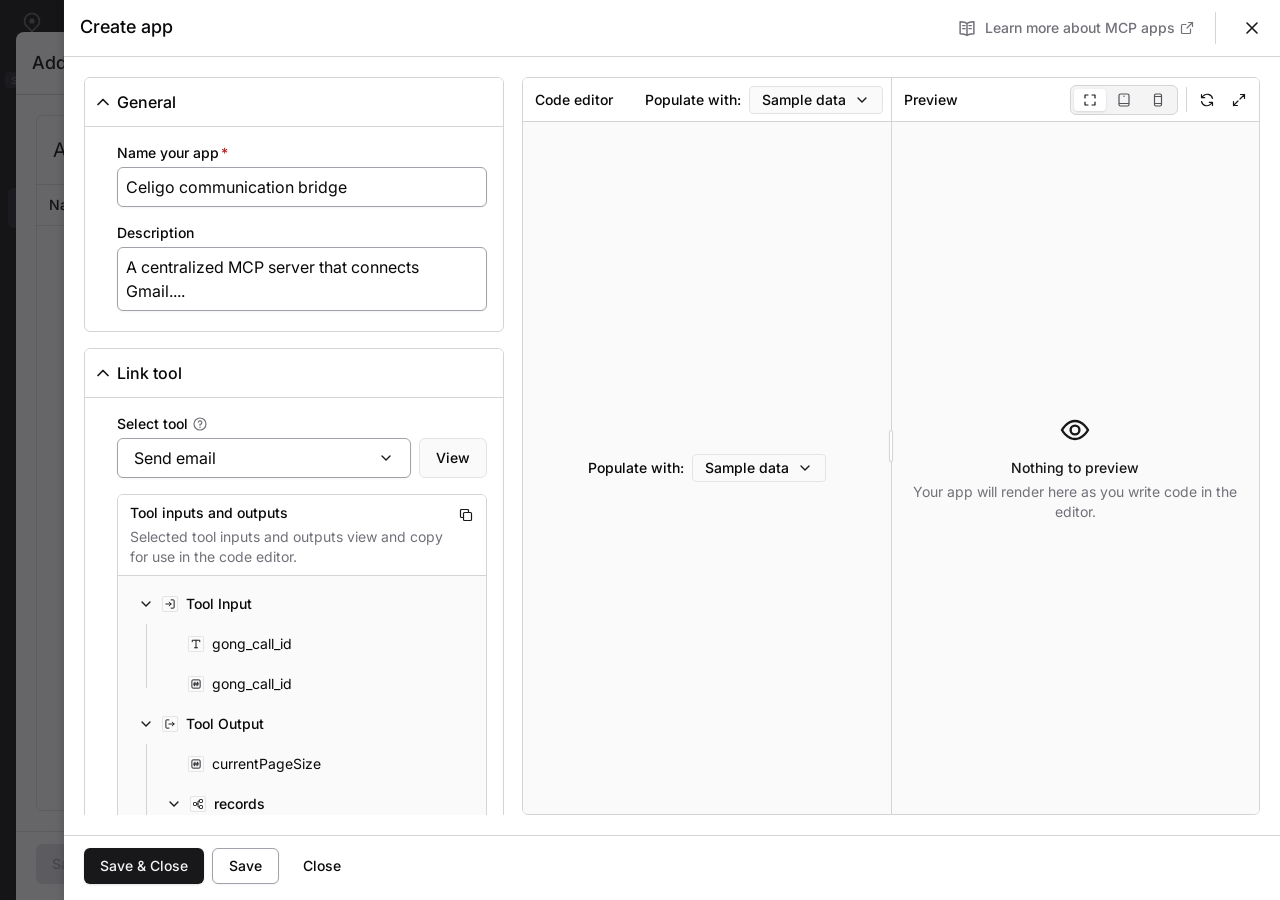
<file: create-app.html>
<!DOCTYPE html>
<html lang="en">
<head>
<meta charset="UTF-8" />
<meta name="viewport" content="width=device-width, initial-scale=1.0" />
<title>ILM 2026 — Create app</title>
<link rel="preconnect" href="https://fonts.googleapis.com" />
<link rel="preconnect" href="https://fonts.gstatic.com" crossorigin />
<link href="https://fonts.googleapis.com/css2?family=Inter:wght@400;500;600&family=Fira+Code:wght@400&display=swap" rel="stylesheet" />
<link rel="stylesheet" href="create-app.css" />
</head>
<body>

<!-- ================= SVG icon sprite (Phosphor-style, matching FX Design System glyphs) ================= -->
<svg xmlns="http://www.w3.org/2000/svg" style="display:none">
  <defs>
    <!-- arrows -->
    <symbol id="i-caret-up" viewBox="0 0 16 16"><path d="m4 10 4-4 4 4" fill="none" stroke="currentColor" stroke-width="1.4" stroke-linecap="round" stroke-linejoin="round"/></symbol>
    <symbol id="i-caret-down" viewBox="0 0 16 16"><path d="m4 6 4 4 4-4" fill="none" stroke="currentColor" stroke-width="1.4" stroke-linecap="round" stroke-linejoin="round"/></symbol>
    <symbol id="i-caret-right" viewBox="0 0 16 16"><path d="m6 4 4 4-4 4" fill="none" stroke="currentColor" stroke-width="1.4" stroke-linecap="round" stroke-linejoin="round"/></symbol>
    <symbol id="i-caret-updown" viewBox="0 0 16 16"><path d="m5 6 3-3 3 3M5 10l3 3 3-3" fill="none" stroke="currentColor" stroke-width="1.2" stroke-linecap="round" stroke-linejoin="round"/></symbol>
    <symbol id="i-arrow-square-out" viewBox="0 0 16 16"><path d="M9.5 2.5h4v4M13.5 2.5 8 8M11.5 9v3.5a1 1 0 0 1-1 1h-7a1 1 0 0 1-1-1v-7a1 1 0 0 1 1-1H7" fill="none" stroke="currentColor" stroke-width="1.2" stroke-linecap="round" stroke-linejoin="round"/></symbol>
    <symbol id="i-arrows-clockwise" viewBox="0 0 16 16"><path d="M13.5 6.5A5.5 5.5 0 0 0 4 4.2L2.5 5.7M2.5 2.5v3.2h3.2M2.5 9.5A5.5 5.5 0 0 0 12 11.8l1.5-1.5M13.5 13.5v-3.2h-3.2" fill="none" stroke="currentColor" stroke-width="1.2" stroke-linecap="round" stroke-linejoin="round"/></symbol>
    <symbol id="i-arrows-out-simple" viewBox="0 0 16 16"><path d="M9.5 2.5h4v4M13.5 2.5 9 7M6.5 13.5h-4v-4M2.5 13.5 7 9" fill="none" stroke="currentColor" stroke-width="1.2" stroke-linecap="round" stroke-linejoin="round"/></symbol>
    <symbol id="i-arrows-in-simple" viewBox="0 0 16 16"><path d="M7 2.5v4H3M7 6.5 2.5 2M9 13.5v-4h4M9 9.5l4.5 4.5" fill="none" stroke="currentColor" stroke-width="1.2" stroke-linecap="round" stroke-linejoin="round"/></symbol>
    <!-- system / editing -->
    <symbol id="i-x" viewBox="0 0 16 16"><path d="m4 4 8 8M12 4l-8 8" stroke="currentColor" stroke-width="1.3" stroke-linecap="round"/></symbol>
    <symbol id="i-check" viewBox="0 0 16 16"><path d="m3 8.5 3.5 3.5L13 5" fill="none" stroke="currentColor" stroke-width="1.8" stroke-linecap="round" stroke-linejoin="round"/></symbol>
    <symbol id="i-plus" viewBox="0 0 16 16"><path d="M8 3.5v9M3.5 8h9" stroke="currentColor" stroke-width="1.3" stroke-linecap="round"/></symbol>
    <symbol id="i-search" viewBox="0 0 16 16"><circle cx="7" cy="7" r="4.5" fill="none" stroke="currentColor" stroke-width="1.2"/><path d="m10.5 10.5 3 3" stroke="currentColor" stroke-width="1.2" stroke-linecap="round"/></symbol>
    <symbol id="i-question" viewBox="0 0 16 16"><circle cx="8" cy="8" r="6" fill="none" stroke="currentColor" stroke-width="1.2"/><path d="M6.3 6.2A1.8 1.8 0 1 1 8 8.4v.8" fill="none" stroke="currentColor" stroke-width="1.2" stroke-linecap="round"/><circle cx="8" cy="11.2" r=".8" fill="currentColor"/></symbol>
    <symbol id="i-copy" viewBox="0 0 16 16"><rect x="5.5" y="5.5" width="8" height="8" rx="1" fill="none" stroke="currentColor" stroke-width="1.2"/><path d="M10.5 5.5v-2a1 1 0 0 0-1-1h-6a1 1 0 0 0-1 1v6a1 1 0 0 0 1 1h2" fill="none" stroke="currentColor" stroke-width="1.2" stroke-linecap="round"/></symbol>
    <symbol id="i-book-open-text" viewBox="0 0 16 16"><path d="M8 4.5c-1-1-2.6-1.5-5.5-1.5v9.5c2.9 0 4.5.5 5.5 1.5 1-1 2.6-1.5 5.5-1.5V3c-2.9 0-4.5.5-5.5 1.5Zm0 0V14" fill="none" stroke="currentColor" stroke-width="1.2" stroke-linecap="round" stroke-linejoin="round"/><path d="M4.5 6h2M4.5 8.5h2M9.5 6h2M9.5 8.5h2" stroke="currentColor" stroke-width="1" stroke-linecap="round"/></symbol>
    <symbol id="i-eye" viewBox="0 0 16 16"><path d="M1.5 8s2.4-4.5 6.5-4.5S14.5 8 14.5 8 12.1 12.5 8 12.5 1.5 8 1.5 8Z" fill="none" stroke="currentColor" stroke-width="1.2" stroke-linejoin="round"/><circle cx="8" cy="8" r="2.2" fill="none" stroke="currentColor" stroke-width="1.2"/></symbol>
    <symbol id="i-text-t" viewBox="0 0 16 16"><path d="M3 5V3h10v2M8 3v10M6 13h4" fill="none" stroke="currentColor" stroke-width="1.3" stroke-linecap="round" stroke-linejoin="round"/></symbol>
    <symbol id="i-number-block" viewBox="0 0 16 16"><rect x="2.5" y="2.5" width="11" height="11" rx="1.5" fill="none" stroke="currentColor" stroke-width="1.2"/><path d="M6.6 5.5 6 10.5M10 5.5l-.6 5M5 7h6.5M4.5 9H11" stroke="currentColor" stroke-width="1.1" stroke-linecap="round"/></symbol>
    <symbol id="i-tool-input" viewBox="0 0 16 16"><path d="M9.5 2.5h3a1 1 0 0 1 1 1v9a1 1 0 0 1-1 1h-3M2.5 8h7M7 5.5 9.5 8 7 10.5" fill="none" stroke="currentColor" stroke-width="1.3" stroke-linecap="round" stroke-linejoin="round"/></symbol>
    <symbol id="i-tool-output" viewBox="0 0 16 16"><path d="M6.5 2.5h-3a1 1 0 0 0-1 1v9a1 1 0 0 0 1 1h3M6.5 8h7M11 5.5 13.5 8 11 10.5" fill="none" stroke="currentColor" stroke-width="1.3" stroke-linecap="round" stroke-linejoin="round"/></symbol>
    <symbol id="i-tree-structure" viewBox="0 0 16 16"><rect x="2" y="6" width="4" height="4" rx=".8" fill="none" stroke="currentColor" stroke-width="1.2"/><rect x="10" y="2" width="4" height="4" rx=".8" fill="none" stroke="currentColor" stroke-width="1.2"/><rect x="10" y="10" width="4" height="4" rx=".8" fill="none" stroke="currentColor" stroke-width="1.2"/><path d="M6 8h2M8 8V4h2M8 8v4h2" fill="none" stroke="currentColor" stroke-width="1.2" stroke-linecap="round"/></symbol>
    <!-- devices / media -->
    <symbol id="i-frame-corners" viewBox="0 0 16 16"><path d="M10 3h3v3M6 3H3v3M3 10v3h3M13 10v3h-3" fill="none" stroke="currentColor" stroke-width="1.2" stroke-linecap="round" stroke-linejoin="round"/></symbol>
    <symbol id="i-device-tablet" viewBox="0 0 16 16"><rect x="3" y="2" width="10" height="12" rx="1.5" fill="none" stroke="currentColor" stroke-width="1.2"/><path d="M3 11.5h10" stroke="currentColor" stroke-width="1.1"/><circle cx="8" cy="4.3" r=".7" fill="currentColor"/></symbol>
    <symbol id="i-device-mobile" viewBox="0 0 16 16"><rect x="4.5" y="2" width="7" height="12" rx="1.5" fill="none" stroke="currentColor" stroke-width="1.2"/><path d="M4.5 4.5h7M4.5 11.5h7" stroke="currentColor" stroke-width="1.1"/></symbol>
    <!-- navigation rail -->
    <symbol id="i-house" viewBox="0 0 16 16"><path d="M2.5 13.5h11M3.5 13.5V7.2L8 3l4.5 4.2v6.3M6.5 13.5v-3.4h3v3.4" fill="none" stroke="currentColor" stroke-width="1.2" stroke-linecap="round" stroke-linejoin="round"/></symbol>
    <symbol id="i-speedometer" viewBox="0 0 16 16"><path d="M2 11.5a6 6 0 1 1 12 0M8 11.5 11 7" fill="none" stroke="currentColor" stroke-width="1.2" stroke-linecap="round" stroke-linejoin="round"/><circle cx="8" cy="11.5" r="1" fill="currentColor"/></symbol>
    <symbol id="i-toolbox" viewBox="0 0 16 16"><rect x="2" y="5" width="12" height="8" rx="1" fill="none" stroke="currentColor" stroke-width="1.2"/><path d="M5.5 5V3.8A.8.8 0 0 1 6.3 3h3.4a.8.8 0 0 1 .8.8V5M2 8.5h12M6 8v1.5M10 8v1.5" fill="none" stroke="currentColor" stroke-width="1.2" stroke-linecap="round"/></symbol>
    <symbol id="i-magic-wand" viewBox="0 0 16 16"><path d="m3 13 8-8m-1.8-.8 1.6 1.6M11 2v1.5M13.5 4.5H12M13 7l1 1M4 3l1 1" fill="none" stroke="currentColor" stroke-width="1.2" stroke-linecap="round" stroke-linejoin="round"/></symbol>
    <symbol id="i-books" viewBox="0 0 16 16"><path d="M3 2.5h2.5v11H3zM5.5 2.5H8v11H5.5zM8.7 3.4l2.4-.6 2.6 10.6-2.4.6z" fill="none" stroke="currentColor" stroke-width="1.2" stroke-linejoin="round"/></symbol>
    <symbol id="i-storefront" viewBox="0 0 16 16"><path d="M3 6.5V13h10V6.5M2 4l1-2h10l1 2c0 1-.8 2-2 2s-2-.8-2-1c0 .2-.8 1-2 1s-2-.8-2-1c0 .2-.8 1-2 1S2 5 2 4ZM6.5 13v-3.5h3V13" fill="none" stroke="currentColor" stroke-width="1.2" stroke-linecap="round" stroke-linejoin="round"/></symbol>
    <symbol id="i-collapse" viewBox="0 0 16 16"><path d="M3 3v10M13 8H6m3-3L6 8l3 3" fill="none" stroke="currentColor" stroke-width="1.2" stroke-linecap="round" stroke-linejoin="round"/></symbol>
    <symbol id="i-celigo" viewBox="0 0 18 32"><path d="M9 1.5c-4.1 0-7.5 3.4-7.5 7.5 0 2.3 1 4.3 2.7 5.7L9 19.4l4.8-4.7c1.7-1.4 2.7-3.4 2.7-5.7 0-4.1-3.4-7.5-7.5-7.5Z" fill="none" stroke="currentColor" stroke-width="1.6" stroke-linejoin="round"/><circle cx="9" cy="9" r="2.6" fill="currentColor"/><path d="M9 21.5v9" stroke="currentColor" stroke-width="1.6" stroke-linecap="round"/></symbol>
  </defs>
</svg>

<!-- ================= Underlying app (dimmed behind the shroud) ================= -->
<div class="app" aria-hidden="true">
  <nav class="sidenav">
    <div class="sidenav__logo"><svg width="18" height="32"><use href="#i-celigo"/></svg></div>
    <div class="sidenav__env">Sandbox</div>
    <div class="sidenav__items">
      <span class="sidenav__item"><svg width="20" height="20"><use href="#i-house"/></svg></span>
      <span class="sidenav__item"><svg width="20" height="20"><use href="#i-speedometer"/></svg></span>
      <span class="sidenav__item is-active"><svg width="20" height="20"><use href="#i-toolbox"/></svg></span>
      <span class="sidenav__item"><svg width="20" height="20"><use href="#i-magic-wand"/></svg></span>
      <span class="sidenav__item"><svg width="20" height="20"><use href="#i-books"/></svg></span>
      <span class="sidenav__item"><svg width="20" height="20"><use href="#i-storefront"/></svg></span>
    </div>
    <span class="sidenav__item sidenav__item--bottom"><svg width="20" height="20"><use href="#i-collapse"/></svg></span>
  </nav>
  <main class="page">
    <div class="page__systembar">Home &nbsp;/&nbsp; Tools &nbsp;/&nbsp; MCP servers</div>
    <h1 class="page__title">MCP servers</h1>
    <p class="page__desc">Expose tools, resources and prompts to AI agents through the Model Context Protocol.</p>
  </main>
</div>

<!-- ================= "Add capabilities" fullscreen modal (behind the drawer) ================= -->
<div class="shroud"></div>
<section class="modal" id="capabilities-modal" aria-label="Add capabilities">
  <header class="modal__header">
    <h2 class="modal__title">Add capabilities</h2>
    <div class="segmented segmented--text" role="tablist">
      <button class="segmented__item" role="tab" type="button">Tools</button>
      <button class="segmented__item" role="tab" type="button">APIs</button>
      <button class="segmented__item is-active" role="tab" type="button" aria-selected="true">Apps</button>
      <button class="segmented__item" role="tab" type="button">Prompts</button>
      <button class="segmented__item" role="tab" type="button">Resources</button>
    </div>
    <button class="close-btn" type="button" aria-label="Close" data-action="close-modal"><svg width="20" height="20"><use href="#i-x"/></svg></button>
  </header>
  <div class="modal__body">
    <div class="table-card">
      <div class="table-card__header">
        <div class="table-card__title">Apps <button class="toggletip" type="button" aria-label="What are apps?"><svg width="20" height="20"><use href="#i-question"/></svg></button></div>
        <div class="table-card__controls">
          <label class="search-field"><svg width="16" height="16"><use href="#i-search"/></svg><input type="search" placeholder="Search" aria-label="Search apps" /></label>
          <button class="btn btn--secondary btn--sm" type="button" data-action="open-drawer"><svg width="16" height="16"><use href="#i-plus"/></svg>Create app</button>
        </div>
      </div>
      <div class="table-head">
        <div class="table-head__cell">Name <svg width="12" height="12"><use href="#i-caret-updown"/></svg></div>
        <div class="table-head__cell">Description <svg width="12" height="12"><use href="#i-caret-updown"/></svg></div>
        <div class="table-head__cell">Last updated <svg width="12" height="12"><use href="#i-caret-updown"/></svg></div>
        <div class="table-head__cell table-head__cell--actions">Actions</div>
      </div>
      <div class="table-body" id="apps-table-body">
        <div class="table-empty" id="apps-empty">
          <p class="table-empty__title">You don’t have any apps</p>
          <p class="table-empty__desc">Connect AI to external tools and data using MCP.</p>
          <button class="btn btn--primary btn--md" type="button" data-action="open-drawer">Create app</button>
          <a class="link" href="#" rel="noopener">Learn more about MCP apps <svg width="16" height="16"><use href="#i-arrow-square-out"/></svg></a>
        </div>
      </div>
    </div>
  </div>
  <footer class="modal__footer">
    <button class="btn btn--primary btn--md" type="button" id="modal-save" disabled>Save</button>
  </footer>
</section>

<!-- ================= Create app drawer ================= -->
<div class="shroud shroud--drawer" id="drawer-shroud"></div>
<section class="drawer" id="create-app-drawer" role="dialog" aria-modal="true" aria-labelledby="drawer-title">
  <header class="drawer__header">
    <h2 class="drawer__title" id="drawer-title">Create app</h2>
    <div class="drawer__header-right">
      <a class="link link--muted" href="#" rel="noopener" id="learn-more-link"><svg width="20" height="20"><use href="#i-book-open-text"/></svg><span>Learn more about MCP apps</span><svg width="16" height="16"><use href="#i-arrow-square-out"/></svg></a>
      <span class="vdivider vdivider--32"></span>
      <button class="close-btn" type="button" aria-label="Close" data-action="close-drawer"><svg width="20" height="20"><use href="#i-x"/></svg></button>
    </div>
  </header>

  <div class="drawer__body">
    <!-- ---------- Left column: configuration ---------- -->
    <form class="config" id="create-app-form" novalidate>

      <section class="accordion is-open" data-accordion>
        <button class="accordion__header" type="button" aria-expanded="true" aria-controls="acc-general">
          <span class="accordion__icon"><svg width="20" height="20"><use href="#i-caret-up"/></svg></span>
          <span class="accordion__content"><span class="accordion__title">General</span></span>
        </button>
        <div class="accordion__body" id="acc-general">
          <div class="field">
            <label class="field__label" for="app-name">Name your app <span class="field__req">*</span></label>
            <input class="field__input" id="app-name" name="name" type="text" value="Celigo communication bridge" required autocomplete="off" />
            <p class="field__error" id="app-name-error" hidden>Name is required.</p>
          </div>
          <div class="field">
            <label class="field__label" for="app-desc">Description</label>
            <textarea class="field__input field__textarea" id="app-desc" name="description" rows="2">A centralized MCP server that connects Gmail....</textarea>
          </div>
        </div>
      </section>

      <section class="accordion is-open" data-accordion>
        <button class="accordion__header" type="button" aria-expanded="true" aria-controls="acc-link-tool">
          <span class="accordion__icon"><svg width="20" height="20"><use href="#i-caret-up"/></svg></span>
          <span class="accordion__content"><span class="accordion__title">Link tool</span></span>
        </button>
        <div class="accordion__body" id="acc-link-tool">
          <div class="field-row">
            <div class="field field--grow">
              <span class="field__label" id="tool-label">Select tool <button class="toggletip toggletip--xs" type="button" aria-label="Which tool should this app link to?" data-tip="Pick the MCP tool whose inputs and outputs the app will render."><svg width="16" height="16"><use href="#i-question"/></svg></button></span>
              <div class="select" id="tool-select">
                <button class="select__trigger" type="button" aria-haspopup="listbox" aria-expanded="false" aria-labelledby="tool-label tool-select-value">
                  <span class="select__value" id="tool-select-value">Send email</span>
                  <span class="select__addon"><svg width="16" height="16"><use href="#i-caret-down"/></svg></span>
                </button>
                <ul class="select__menu" role="listbox" aria-labelledby="tool-label" hidden></ul>
              </div>
            </div>
            <button class="btn btn--secondary btn--md" type="button" id="view-tool-btn">View</button>
          </div>

          <div class="card" id="schema-card">
            <div class="card__header">
              <div class="card__heading">
                <p class="card__title">Tool inputs and outputs</p>
                <p class="card__desc">Selected tool inputs and outputs view and copy for use in the code editor.</p>
              </div>
              <div class="card__actions">
                <button class="icon-btn icon-btn--xs" type="button" id="copy-schema-btn" aria-label="Copy schema" title="Copy schema"><svg width="16" height="16"><use href="#i-copy"/></svg></button>
              </div>
            </div>
            <div class="card__base card__base--tree">
              <ul class="tree" id="schema-tree" role="tree"></ul>
            </div>
          </div>
        </div>
      </section>

      <section class="accordion is-open" data-accordion>
        <button class="accordion__header" type="button" aria-expanded="true" aria-controls="acc-csp">
          <span class="accordion__icon"><svg width="20" height="20"><use href="#i-caret-up"/></svg></span>
          <span class="accordion__content">
            <span class="accordion__title">Content security policy</span>
            <span class="accordion__desc">Define which external domains and resources the app can access.</span>
          </span>
        </button>
        <div class="accordion__body" id="acc-csp">
          <div class="field">
            <label class="field__label" for="csp-connect">Connect domains</label>
            <p class="field__hint">Domains the app can connect to for APIs, WebSockets, and other data requests.</p>
            <input class="field__input" id="csp-connect" name="connectDomains" type="text" autocomplete="off" />
          </div>
          <div class="field">
            <label class="field__label" for="csp-resource">Resource domains</label>
            <p class="field__hint">Domains the app can load scripts, styles, fonts, images, and other resources from.</p>
            <input class="field__input" id="csp-resource" name="resourceDomains" type="text" autocomplete="off" />
          </div>
          <div class="field">
            <label class="field__label" for="csp-frame">Frame domains</label>
            <p class="field__hint">Domains the app can embed content from using frames.</p>
            <input class="field__input" id="csp-frame" name="frameDomains" type="text" autocomplete="off" />
          </div>
          <div class="field">
            <label class="field__label" for="csp-base">Base URI domains</label>
            <p class="field__hint">Domains the app can use as base URLs.</p>
            <input class="field__input" id="csp-base" name="baseUriDomains" type="text" autocomplete="off" />
          </div>
        </div>
      </section>

      <section class="accordion is-open" data-accordion>
        <button class="accordion__header" type="button" aria-expanded="true" aria-controls="acc-permissions">
          <span class="accordion__icon"><svg width="20" height="20"><use href="#i-caret-up"/></svg></span>
          <span class="accordion__content">
            <span class="accordion__title">Permissions</span>
            <span class="accordion__desc">Choose which device features and data the app can request access to.</span>
          </span>
        </button>
        <div class="accordion__body" id="acc-permissions">
          <label class="checkbox">
            <input type="checkbox" name="permissions" value="camera" />
            <span class="checkbox__box"><svg width="12" height="12"><use href="#i-check"/></svg></span>
            <span class="checkbox__text"><span class="checkbox__label">Camera</span><span class="checkbox__subline">Allow the app to take photos and use video.</span></span>
          </label>
          <label class="checkbox">
            <input type="checkbox" name="permissions" value="clipboard-write" />
            <span class="checkbox__box"><svg width="12" height="12"><use href="#i-check"/></svg></span>
            <span class="checkbox__text"><span class="checkbox__label">Clipboard write</span><span class="checkbox__subline">Allow the app to copy content to your clipboard.</span></span>
          </label>
          <label class="checkbox">
            <input type="checkbox" name="permissions" value="geolocation" />
            <span class="checkbox__box"><svg width="12" height="12"><use href="#i-check"/></svg></span>
            <span class="checkbox__text"><span class="checkbox__label">Geolocation</span><span class="checkbox__subline">Allow the app to access your location.</span></span>
          </label>
          <label class="checkbox">
            <input type="checkbox" name="permissions" value="microphone" />
            <span class="checkbox__box"><svg width="12" height="12"><use href="#i-check"/></svg></span>
            <span class="checkbox__text"><span class="checkbox__label">Microphone</span><span class="checkbox__subline">Allow the app to record audio and receive voice input.</span></span>
          </label>
        </div>
      </section>
    </form>

    <!-- ---------- Right: code editor + preview ---------- -->
    <div class="workbench" id="workbench">
      <section class="pane" id="editor-pane" aria-labelledby="editor-title">
        <header class="pane__header">
          <p class="pane__title" id="editor-title">Code editor</p>
          <div class="pane__tools">
            <span class="pane__label">Populate with:</span>
            <div class="dropdown" data-dropdown="populate">
              <button class="btn btn--secondary btn--xs" type="button" aria-haspopup="menu" aria-expanded="false"><span data-populate-label>Sample data</span><svg width="16" height="16"><use href="#i-caret-down"/></svg></button>
              <ul class="dropdown__menu" role="menu" hidden></ul>
            </div>
          </div>
        </header>
        <div class="pane__base pane__base--editor">
          <div class="editor-empty" id="editor-empty">
            <span class="pane__label">Populate with:</span>
            <div class="dropdown" data-dropdown="populate">
              <button class="btn btn--secondary btn--xs" type="button" aria-haspopup="menu" aria-expanded="false"><span data-populate-label>Sample data</span><svg width="16" height="16"><use href="#i-caret-down"/></svg></button>
              <ul class="dropdown__menu" role="menu" hidden></ul>
            </div>
          </div>
          <textarea class="editor" id="code-editor" spellcheck="false" aria-label="App source code" hidden></textarea>
        </div>
      </section>

      <div class="handlebar" id="handlebar" role="separator" aria-orientation="vertical" aria-label="Resize editor and preview" tabindex="0"><span></span></div>

      <section class="pane" id="preview-pane" aria-labelledby="preview-title">
        <header class="pane__header">
          <p class="pane__title" id="preview-title">Preview</p>
          <div class="pane__tools">
            <div class="segmented segmented--icon" role="radiogroup" aria-label="Preview viewport" id="viewport-control">
              <button class="segmented__item is-active" type="button" role="radio" aria-checked="true" data-viewport="desktop" aria-label="Desktop"><svg width="16" height="16"><use href="#i-frame-corners"/></svg></button>
              <button class="segmented__item" type="button" role="radio" aria-checked="false" data-viewport="tablet" aria-label="Tablet"><svg width="16" height="16"><use href="#i-device-tablet"/></svg></button>
              <button class="segmented__item" type="button" role="radio" aria-checked="false" data-viewport="mobile" aria-label="Mobile"><svg width="16" height="16"><use href="#i-device-mobile"/></svg></button>
            </div>
            <span class="vdivider vdivider--25"></span>
            <button class="icon-btn icon-btn--xs" type="button" id="preview-refresh" aria-label="Refresh preview" title="Refresh"><svg width="16" height="16"><use href="#i-arrows-clockwise"/></svg></button>
            <button class="icon-btn icon-btn--xs" type="button" id="preview-expand" aria-label="Expand preview" title="Expand"><svg width="16" height="16"><use href="#i-arrows-out-simple"/></svg></button>
          </div>
        </header>
        <div class="pane__base pane__base--preview">
          <div class="preview-empty" id="preview-empty">
            <svg width="32" height="32"><use href="#i-eye"/></svg>
            <p class="preview-empty__title">Nothing to preview</p>
            <p class="preview-empty__desc">Your app will render here as you write code in the editor.</p>
          </div>
          <div class="preview-frame" id="preview-frame" hidden>
            <iframe id="preview-iframe" title="App preview" sandbox="allow-scripts"></iframe>
          </div>
        </div>
      </section>
    </div>
  </div>

  <footer class="drawer__footer">
    <button class="btn btn--primary btn--sm" type="button" data-action="save-close">Save &amp; Close</button>
    <button class="btn btn--outline btn--sm" type="button" data-action="save">Save</button>
    <button class="btn btn--ghost btn--sm" type="button" data-action="close-drawer">Close</button>
  </footer>
</section>

<div class="toast" id="toast" role="status" aria-live="polite" hidden></div>

<script src="create-app.js"></script>
</body>
</html>
</file>
<file: styles.css>
/* ============================================================
   ILM-2026 — Snapshot creation prototype
   Design tokens sourced from Figma FX Design System (ILM-2026 file)
   ============================================================ */

:root {
  /* bg */
  --bg-surface-default: #ffffff;
  --bg-surface-subtle: #fafafa;
  --bg-surface-elevated: #f4f4f5;
  --bg-surface-strong: #d4d4d8;
  --bg-surface-overlay: #ffffff;
  --bg-surface-shroud: #18181ba8;
  --bg-component-primary: #18181b;
  --bg-component-secondary: #f4f4f5;
  --bg-component-menu: #ffffff;
  --bg-component-menu-item-selected: #fafafa;
  --bg-component-switch-default: #a1a1aa;
  --bg-surface-left-nav: #09090b;
  --bg-left-nav-item-selected: #3f3f46;
  --bg-semantic-success-strong: #059669;

  /* border */
  --border-surface-subtle: #e4e4e7;
  --border-surface-default: #a1a1aa;
  --border-divider-subtle: #d4d4d8;
  --border-component-input: #d4d4d8;
  --border-component-input-default: #a1a1aa;
  --border-component-input-hover: #71717a;
  --border-component-table-column: #e4e4e7;
  --border-component-left-nav: #27272a;
  --border-component-highlight: #18181b;

  /* text */
  --text-default: #09090b;
  --text-muted: #71717a;
  --text-placeholder: #a1a1aa;
  --text-on-color: #ffffff;
  --text-semantic-info: #2563eb;
  --text-semantic-error: #b91c1c;
  --text-link-error: #dc2626;
  --text-semantic-success: #047857;

  /* icon */
  --icon-default: #18181b;
  --icon-muted: #71717a;
  --icon-on-color: #fafafa;
  --icon-left-nav-muted: #a1a1aa;
  --icon-left-nav-default: #fafafa;
  --icon-semantic-error: #dc2626;

  /* radius */
  --radius-sm: 4px;
  --radius-md: 6px;
  --radius-lg: 8px;
  --radius-button: 6px;
  --radius-input: 6px;
  --radius-round: 9999px;

  /* shadows */
  --shadow-sm: 0 1px 2px rgba(16, 24, 40, 0.05);
  --shadow-sm-strong: 0 1px 2px -1px rgba(0, 0, 0, 0.1), 0 1px 3px rgba(16, 24, 40, 0.1);
  --shadow-md: 0 4px 6px -1px rgba(0, 0, 0, 0.1);
  --shadow-lg: 0 4px 6px -4px rgba(16, 24, 40, 0.1), 0 10px 15px -3px rgba(0, 0, 0, 0.1);
  --shadow-md-drawer: -4px 0 6px -1px rgba(0, 0, 0, 0.1);

  font-family: "Inter", -apple-system, BlinkMacSystemFont, "Segoe UI", sans-serif;
}

* { box-sizing: border-box; margin: 0; padding: 0; }

[hidden] { display: none !important; }

html, body { height: 100%; }

body {
  background: var(--bg-surface-elevated);
  color: var(--text-default);
  font-size: 14px;
  line-height: 20px;
  -webkit-font-smoothing: antialiased;
}

button { font: inherit; color: inherit; background: none; border: none; cursor: pointer; }
input, textarea { font: inherit; color: inherit; }
a { color: inherit; text-decoration: none; }

svg { display: block; flex-shrink: 0; }

/* ---- Scrollbars (FX "Scroll bar - Vertical": thin, minimalist, neutral) ----
   One global treatment so every scrollable region looks the same:
   transparent track, thin zinc thumb that darkens slightly on hover. */

* {
  scrollbar-width: thin;
  scrollbar-color: var(--border-divider-subtle) transparent;
}
*::-webkit-scrollbar { width: 8px; height: 8px; }
*::-webkit-scrollbar-track { background: transparent; }
*::-webkit-scrollbar-thumb {
  background: var(--border-divider-subtle);
  border-radius: var(--radius-round);
  border: 2px solid transparent;
  background-clip: padding-box;
}
*::-webkit-scrollbar-thumb:hover { background-color: var(--border-surface-default); }
*::-webkit-scrollbar-corner { background: transparent; }

/* ============ App shell ============ */

.app {
  display: flex;
  width: 100%;
  height: 100vh;
  min-width: 1280px;
  background: var(--bg-surface-subtle);
  overflow: hidden;
}

/* ============ Left SideNav (dark rail, 64px) ============ */

.sidenav {
  display: flex;
  flex-direction: column;
  align-items: center;
  width: 64px;
  flex-shrink: 0;
  padding-bottom: 16px;
  background: var(--bg-surface-left-nav);
  border-right: 1px solid var(--border-component-left-nav);
}

.sidenav__logo {
  display: flex;
  align-items: center;
  justify-content: center;
  height: 56px;
  padding: 24px 12px 8px;
}

.sidenav__logo svg { color: #ffffff; }

.sidenav__env {
  padding: 16px 0;
}

.sidenav__env-badge {
  display: inline-flex;
  align-items: center;
  padding: 2px 8px;
  border-radius: var(--radius-round);
  background: var(--bg-surface-elevated);
  color: var(--text-default);
  font-size: 12px;
  line-height: 16px;
  font-weight: 500;
}

.sidenav__items {
  display: flex;
  flex-direction: column;
  gap: 2px;
  flex: 1;
  padding: 8px;
}

.sidenav__item {
  display: flex;
  align-items: center;
  justify-content: center;
  width: 40px;
  height: 40px;
  border-radius: var(--radius-md);
  color: var(--icon-left-nav-muted);
}

.sidenav__item:hover { color: var(--icon-left-nav-default); background: #18181b; }

.sidenav__item.is-active {
  background: var(--bg-left-nav-item-selected);
  color: var(--icon-left-nav-default);
}

.sidenav__bottom {
  display: flex;
  flex-direction: column;
  align-items: center;
  width: 100%;
}

/* ============ Main column ============ */

.main {
  flex: 1;
  display: flex;
  flex-direction: column;
  min-width: 0;
  background: var(--bg-surface-subtle);
  overflow: hidden;
}

/* ---- Location nav (top bar, 36px) ---- */

.locnav {
  display: flex;
  align-items: center;
  justify-content: space-between;
  height: 36px;
  padding: 0 24px;
  background: var(--bg-surface-subtle);
  border-bottom: 1px solid var(--border-surface-subtle);
  flex-shrink: 0;
}

.breadcrumbs {
  display: flex;
  align-items: center;
  gap: 8px;
  font-size: 12px;
  line-height: 16px;
  color: var(--text-muted);
}

.breadcrumbs a:hover { color: var(--text-default); text-decoration: underline; }
.breadcrumbs .crumb-sep { color: var(--text-placeholder); display: flex; }
.breadcrumbs .crumb-current { color: var(--text-default); font-weight: 500; }

.locnav__tools {
  display: flex;
  align-items: center;
  gap: 16px;
  padding: 4px;
}

/* ---- Buttons ---- */

.btn {
  display: inline-flex;
  align-items: center;
  justify-content: center;
  gap: 6px;
  border-radius: var(--radius-button);
  font-weight: 500;
  font-size: 14px;
  line-height: 20px;
  white-space: nowrap;
  transition: background-color 0.12s ease, border-color 0.12s ease;
}

.btn--sm { height: 36px; padding: 0 14px; }
.btn--xs { height: 28px; padding: 0 10px; font-size: 12px; line-height: 16px; }

.btn--primary {
  background: var(--bg-component-primary);
  color: var(--text-on-color);
  border: 1px solid var(--bg-component-primary);
}
.btn--primary:hover { background: #27272a; }

.btn:disabled {
  opacity: 0.5;
  cursor: not-allowed;
  pointer-events: none;
}
.btn--primary:disabled:hover { background: var(--bg-component-primary); }

/* Wraps the Next button so a native title tooltip still shows on hover
   while the button itself is disabled (disabled elements ignore pointer
   events, so the hover target is this wrapper instead). */
.cp-next-wrap { display: inline-flex; }

.btn--secondary {
  background: var(--bg-surface-subtle);
  color: var(--text-default);
  border: 1px solid var(--border-surface-subtle);
  box-shadow: var(--shadow-sm);
}
.btn--secondary:hover { background: var(--bg-surface-elevated); }

.btn--outline {
  background: var(--bg-surface-default);
  color: var(--text-default);
  border: 1px solid var(--border-component-input);
  box-shadow: var(--shadow-sm);
}
.btn--outline:hover { background: var(--bg-surface-subtle); }

.btn--ghost { background: transparent; color: var(--text-default); }
.btn--ghost:hover { background: var(--bg-surface-elevated); }

.btn--block { width: 100%; }

.icon-btn {
  display: inline-flex;
  align-items: center;
  justify-content: center;
  border-radius: var(--radius-button);
  color: var(--icon-default);
}
.icon-btn--xs { width: 28px; height: 28px; }
.icon-btn--sm { width: 36px; height: 36px; }
.icon-btn--ghost:hover { background: var(--bg-surface-elevated); }
.icon-btn--secondary {
  background: var(--bg-surface-subtle);
  border: 1px solid var(--border-surface-subtle);
  box-shadow: var(--shadow-sm);
}
.icon-btn--secondary:hover { background: var(--bg-surface-elevated); }

/* ---- Screens ---- */

.screen { display: none; flex: 1; flex-direction: column; min-height: 0; }
.screen.is-visible { display: flex; }

/* ============ Screen 1: My integrations ============ */

.page-toolbar {
  display: flex;
  align-items: center;
  justify-content: space-between;
  gap: 24px;
  padding: 20px 24px;
  background: var(--bg-surface-default);
  border-top: 1px solid var(--border-surface-subtle);
  border-bottom: 1px solid var(--border-surface-subtle);
  box-shadow: var(--shadow-sm);
  flex-shrink: 0;
}

.page-toolbar__title {
  font-size: 20px;
  line-height: 32px;
  font-weight: 400;
  flex: 1;
  white-space: nowrap;
}

.search-input {
  display: flex;
  align-items: center;
  gap: 8px;
  height: 36px;
  padding: 0 14px;
  border: 1px solid var(--border-component-input);
  border-radius: var(--radius-round);
  background: var(--bg-surface-default);
  color: var(--text-placeholder);
}
.search-input:focus-within { border-color: var(--border-component-input-hover); }
.search-input svg { color: var(--icon-muted); }
.search-input input {
  border: none;
  outline: none;
  background: transparent;
  width: 100%;
  font-size: 14px;
  color: var(--text-default);
}
.search-input input::placeholder { color: var(--text-placeholder); }

.search-input--wide { width: 320px; flex: 1.4; max-width: 620px; }
.search-input--table { width: 224px; }

.page-toolbar__actions {
  display: flex;
  align-items: center;
  gap: 12px;
  flex: 1;
  justify-content: flex-end;
}

.view-toggle {
  display: flex;
  align-items: center;
  border-radius: var(--radius-button);
}
.view-toggle__btn {
  display: flex;
  align-items: center;
  justify-content: center;
  width: 36px;
  height: 36px;
  border-radius: var(--radius-sm);
  color: var(--icon-default);
}
.view-toggle__btn.is-active { background: var(--bg-surface-elevated); }

.grid-content {
  display: flex;
  flex-direction: column;
  gap: 24px;
  padding: 24px;
  overflow-y: auto;
}

.grid-row {
  display: grid;
  grid-template-columns: repeat(4, 1fr);
  gap: 24px;
}

.int-card {
  display: flex;
  flex-direction: column;
  gap: 8px;
  padding: 16px 16px 12px;
  background: var(--bg-surface-default);
  border: 1px solid var(--border-surface-subtle);
  border-radius: var(--radius-md);
  box-shadow: var(--shadow-sm);
  text-align: left;
}

.int-card--link { cursor: pointer; }
.int-card--link:hover { border-color: var(--border-component-input-default); }

.int-card__head {
  display: flex;
  align-items: center;
  gap: 8px;
  width: 100%;
}

.dot-badge {
  width: 8px;
  height: 8px;
  border-radius: 50%;
  background: var(--bg-semantic-success-strong);
  flex-shrink: 0;
}

.int-card__status {
  display: inline-flex;
  align-items: center;
  gap: 2px;
  font-size: 12px;
  line-height: 16px;
  font-weight: 500;
  color: var(--text-default);
}
.int-card__status svg { color: var(--icon-muted); }

.int-card__head-spacer { flex: 1; }

.int-card__title {
  font-size: 20px;
  line-height: 32px;
  font-weight: 400;
  min-height: 96px;
  padding-bottom: 16px;
  width: 100%;
}

.int-card__foot {
  display: flex;
  align-items: center;
  justify-content: space-between;
  gap: 8px;
  width: 100%;
  padding-top: 12px;
  border-top: 1px solid var(--border-surface-subtle);
}

.int-card__meta {
  display: flex;
  align-items: center;
  gap: 8px;
  color: var(--icon-muted);
}

.text-badge {
  display: inline-flex;
  align-items: center;
  padding: 2px 8px;
  border-radius: var(--radius-round);
  background: var(--bg-component-secondary);
  color: var(--text-default);
  font-size: 12px;
  line-height: 16px;
  font-weight: 500;
  white-space: nowrap;
}

.offline-link {
  display: inline-flex;
  align-items: center;
  gap: 4px;
  font-size: 12px;
  line-height: 16px;
  font-weight: 500;
  color: var(--text-link-error);
}
.offline-link:hover { text-decoration: underline; }

/* ============ Screen 2: Integration detail ============ */

.page-header {
  padding: 20px 32px 0;
  background: var(--bg-surface-default);
  border-top: 1px solid var(--border-surface-subtle);
  border-bottom: 1px solid var(--border-surface-subtle);
  flex-shrink: 0;
}

.page-header__row {
  display: flex;
  align-items: center;
  justify-content: space-between;
  gap: 16px;
  margin-bottom: 20px;
}

.page-header__title {
  display: flex;
  align-items: center;
  gap: 8px;
  font-size: 24px;
  line-height: 38px;
  font-weight: 500;
}
.page-header__title svg { color: var(--icon-muted); }

.page-header__actions {
  display: flex;
  align-items: center;
  gap: 12px;
  position: relative;
}

.select-trigger {
  display: inline-flex;
  align-items: center;
  gap: 8px;
  height: 36px;
  padding: 0 12px;
  border: 1px solid var(--border-component-input);
  border-radius: var(--radius-input);
  background: var(--bg-surface-default);
  box-shadow: var(--shadow-sm);
  font-size: 14px;
  font-weight: 500;
}
.select-trigger:hover { border-color: var(--border-component-input-hover); }
.select-trigger[aria-expanded="true"] { border-color: var(--border-component-highlight); }
.select-trigger svg { color: var(--icon-muted); }
.select-trigger .caret { transition: transform 0.15s ease; }
.select-trigger[aria-expanded="true"] .caret { transform: rotate(180deg); }

.tabs {
  display: flex;
  align-items: center;
}

.tab {
  display: flex;
  align-items: center;
  gap: 4px;
  padding: 8px 24px;
  font-size: 14px;
  line-height: 20px;
  font-weight: 500;
  color: var(--text-muted);
  border-bottom: 2px solid transparent;
  margin-bottom: -1px;
}
.tab svg { color: var(--icon-muted); }
.tab:hover { color: var(--text-default); }
.tab:hover svg { color: var(--icon-default); }
.tab.is-active {
  color: var(--text-default);
  border-bottom-color: var(--border-component-highlight);
}
.tab.is-active svg { color: var(--icon-default); }

/* ---- Table ---- */

.table-wrap {
  flex: 1;
  min-height: 0;
  padding: 24px;
  overflow: auto;
}

.data-table {
  display: flex;
  flex-direction: column;
  background: var(--bg-surface-default);
  border: 1px solid var(--border-surface-subtle);
  border-radius: var(--radius-md);
  box-shadow: var(--shadow-sm);
  overflow: hidden;
  min-width: 1180px;
}

.table-controls {
  display: flex;
  align-items: center;
  justify-content: space-between;
  gap: 16px;
  padding: 16px;
  border-bottom: 1px solid var(--border-surface-subtle);
}

.table-controls__title {
  display: flex;
  align-items: center;
  gap: 4px;
  padding-right: 8px;
  font-size: 20px;
  line-height: 32px;
  white-space: nowrap;
}
.table-controls__title svg { color: var(--icon-muted); }

.table-controls__tools {
  display: flex;
  align-items: center;
  gap: 8px;
}

table.flows {
  width: 100%;
  border-collapse: collapse;
  font-size: 14px;
  line-height: 20px;
}

table.flows th,
table.flows td {
  border-right: 1px solid var(--border-component-table-column);
  padding: 4px 12px;
  height: 48px;
}
table.flows th:last-child,
table.flows td:last-child { border-right: none; }

table.flows thead th {
  height: 40px;
  font-weight: 500;
  text-align: left;
  background: var(--bg-surface-default);
  border-bottom: 1px solid var(--border-component-table-column);
  white-space: nowrap;
}

table.flows thead th .th-inner {
  display: flex;
  align-items: center;
  gap: 4px;
}
table.flows thead th.center .th-inner { justify-content: center; }
table.flows thead th svg { color: var(--icon-muted); }

table.flows tbody tr:nth-child(odd) td { background: var(--bg-surface-subtle); }
table.flows tbody td.center { text-align: center; }

.cell-link {
  color: var(--text-semantic-info);
  font-weight: 500;
  cursor: pointer;
}
.cell-link:hover { text-decoration: underline; }

.cell-name {
  display: flex;
  align-items: center;
  justify-content: space-between;
  gap: 8px;
}
.cell-name svg { color: var(--icon-muted); }

.cell-status {
  display: inline-flex;
  align-items: center;
  gap: 6px;
}

.cell-icon-btn {
  display: inline-flex;
  align-items: center;
  justify-content: center;
  width: 28px;
  height: 28px;
  border-radius: var(--radius-sm);
  color: var(--icon-default);
}
.cell-icon-btn:hover { background: var(--bg-surface-elevated); }

.cell-muted { color: var(--text-muted); }

/* Switch */
.switch {
  position: relative;
  display: inline-flex;
  align-items: center;
  width: 40px;
  height: 22px;
  border-radius: var(--radius-round);
  background: var(--bg-component-switch-default);
  transition: background-color 0.15s ease;
}
.switch::after {
  content: "";
  position: absolute;
  left: 2px;
  width: 18px;
  height: 18px;
  border-radius: 50%;
  background: #fff;
  box-shadow: var(--shadow-sm-strong);
  transition: transform 0.15s ease;
}
.switch.is-on { background: var(--bg-component-primary); }
.switch.is-on::after { transform: translateX(18px); }
.switch .switch-check {
  position: absolute;
  left: 5px;
  top: 5px;
  color: var(--bg-component-primary);
  opacity: 0;
  transform: translateX(18px);
  transition: opacity 0.15s ease, transform 0.15s ease;
  z-index: 1;
}
.switch.is-on .switch-check { opacity: 1; }

/* ============ Version history dropdown ============ */

.menu {
  position: absolute;
  top: calc(100% + 8px);
  right: 0;
  width: 362px;
  background: var(--bg-component-menu);
  border: 1px solid var(--border-surface-default);
  border-radius: var(--radius-sm);
  box-shadow: var(--shadow-md);
  overflow: hidden;
  z-index: 60;
  display: none;
  flex-direction: column;
}
.menu.is-open { display: flex; }

.menu__empty {
  display: flex;
  flex-direction: column;
  gap: 4px;
  padding: 28px 16px;
  text-align: center;
}
.menu__empty-title { font-size: 16px; line-height: 24px; font-weight: 500; }
.menu__empty-desc { font-size: 14px; line-height: 20px; color: var(--text-muted); }

.menu__list {
  display: flex;
  flex-direction: column;
  padding: 8px 0;
  max-height: 218px;
  overflow-y: auto;
}

.menu-item {
  display: flex;
  flex-direction: column;
  gap: 2px;
  padding: 12px 20px 12px 12px;
  text-align: left;
  width: 100%;
}
.menu-item:hover { background: var(--bg-component-menu-item-selected); }

.menu-item__top {
  display: flex;
  align-items: center;
  justify-content: space-between;
  gap: 8px;
  width: 100%;
}

.menu-item__title {
  font-size: 14px;
  line-height: 20px;
  font-weight: 500;
  overflow: hidden;
  text-overflow: ellipsis;
  white-space: nowrap;
}

.menu-item__badge {
  display: inline-flex;
  align-items: center;
  padding: 1px 8px;
  border-radius: var(--radius-round);
  border: 1px solid var(--border-surface-subtle);
  background: var(--bg-surface-subtle);
  font-size: 12px;
  line-height: 16px;
  font-weight: 500;
  flex-shrink: 0;
}

.menu-item__desc {
  font-size: 14px;
  line-height: 20px;
  color: var(--text-muted);
}

.menu__footer {
  display: flex;
  align-items: center;
  gap: 16px;
  padding: 12px;
  border-top: 1px solid var(--border-surface-subtle);
  background: var(--bg-surface-default);
}
.menu__footer .btn { flex: 1; }
.menu__footer--single { padding: 12px 16px 16px; }

/* ============ Drawer (Create snapshot) ============ */

.shroud {
  position: fixed;
  inset: 0;
  background: var(--bg-surface-shroud);
  z-index: 110;
  opacity: 0;
  pointer-events: none;
  transition: opacity 0.2s ease;
}
.shroud.is-open { opacity: 1; pointer-events: auto; }

.drawer {
  position: fixed;
  top: 0;
  right: 0;
  bottom: 0;
  width: 780px;
  max-width: 92vw;
  background: var(--bg-surface-overlay);
  box-shadow: var(--shadow-md-drawer);
  z-index: 120;
  display: flex;
  flex-direction: column;
  transform: translateX(100%);
  transition: transform 0.25s ease;
}
.drawer.is-open { transform: translateX(0); }

.drawer__header {
  display: flex;
  flex-direction: column;
  gap: 4px;
  padding: 12px 12px 12px 16px;
  border-bottom: 1px solid var(--border-divider-subtle);
}

.drawer__header-row {
  display: flex;
  align-items: flex-start;
  justify-content: space-between;
  gap: 20px;
}

.drawer__title { font-size: 18px; line-height: 30px; font-weight: 500; flex: 1; }

.drawer__header-right {
  display: flex;
  align-items: center;
  gap: 20px;
}

.drawer__guide-link {
  display: inline-flex;
  align-items: center;
  gap: 6px;
  font-size: 14px;
  line-height: 20px;
  font-weight: 500;
  color: var(--text-muted);
}
.drawer__guide-link:hover { color: var(--text-default); }

.drawer__header-divider {
  width: 1px;
  height: 32px;
  background: var(--border-divider-subtle);
}

.close-btn {
  display: flex;
  align-items: center;
  justify-content: center;
  width: 32px;
  height: 32px;
  border-radius: var(--radius-sm);
  color: var(--icon-muted);
}
.close-btn:hover { background: var(--bg-surface-elevated); color: var(--icon-default); }

.drawer__subtitle { font-size: 14px; line-height: 20px; color: var(--text-muted); }

.drawer__body {
  display: flex;
  flex-direction: column;
  gap: 16px;
  flex: 1;
  min-height: 0;
  padding: 20px;
  overflow-y: auto;
}

.field { display: flex; flex-direction: column; gap: 6px; }

.field__label {
  font-size: 14px;
  line-height: 20px;
  font-weight: 500;
}
.field__label .req { color: var(--text-link-error); }

.field__input {
  height: 44px;
  padding: 0 12px;
  border: 1px solid var(--border-component-input);
  border-radius: var(--radius-input);
  background: var(--bg-surface-default);
  font-size: 14px;
  outline: none;
  width: 100%;
}
.field__input:hover { border-color: var(--border-component-input-hover); }
.field__input:focus { border-color: var(--border-component-highlight); }
.field__input.is-invalid { border-color: var(--text-link-error); }

.field__textarea {
  min-height: 88px;
  padding: 10px 12px;
  border: 1px solid var(--border-component-input);
  border-radius: var(--radius-input);
  background: var(--bg-surface-default);
  font-size: 14px;
  line-height: 20px;
  outline: none;
  resize: vertical;
  width: 100%;
}
.field__textarea::placeholder { color: var(--text-placeholder); }
.field__textarea:hover { border-color: var(--border-component-input-hover); }
.field__textarea:focus { border-color: var(--border-component-highlight); }

.included-card {
  border: 1px solid var(--border-surface-default);
  border-radius: var(--radius-md);
  overflow: hidden;
}
/* Inside the Create pull merge card, match the parent container's border */
.cp-merge-body .included-card { border-color: var(--border-divider-subtle); }

.included-card__header {
  display: flex;
  align-items: center;
  justify-content: space-between;
  padding: 12px 16px;
  border-bottom: 1px solid var(--border-surface-default);
  background: var(--bg-surface-default);
}

.included-card__title { font-size: 16px; line-height: 24px; font-weight: 500; }
.included-card__count { font-size: 12px; line-height: 16px; font-weight: 500; color: var(--text-muted); }

.included-card__list {
  display: flex;
  flex-direction: column;
  padding: 8px 8px;
}

.included-row {
  display: flex;
  align-items: center;
  gap: 12px;
  padding: 12px 20px 12px 12px;
}

.included-row + .included-row { border-top: 1px solid var(--border-surface-subtle); }

.included-row__icon {
  display: flex;
  align-items: center;
  justify-content: center;
  width: 28px;
  height: 28px;
  border: 1px solid var(--border-surface-subtle);
  border-radius: var(--radius-md);
  background: var(--bg-surface-subtle);
  color: var(--icon-default);
}

.included-row__name { flex: 1; font-weight: 500; }
.included-row__count { color: var(--text-muted); }

.drawer__footer {
  display: flex;
  align-items: flex-start;
  gap: 8px;
  height: 68px;
  padding: 12px 20px 16px;
  border-top: 1px solid var(--border-divider-subtle);
  background: var(--bg-surface-overlay);
}

/* ============ Toast ============ */

.toast {
  position: fixed;
  bottom: 24px;
  left: 50%;
  transform: translate(-50%, 16px);
  display: flex;
  align-items: center;
  gap: 8px;
  padding: 10px 16px;
  border-radius: var(--radius-md);
  background: var(--bg-component-primary);
  color: var(--text-on-color);
  font-size: 14px;
  font-weight: 500;
  box-shadow: var(--shadow-lg);
  opacity: 0;
  pointer-events: none;
  transition: opacity 0.2s ease, transform 0.2s ease;
  z-index: 200;
}
.toast.is-visible { opacity: 1; transform: translate(-50%, 0); }
.toast svg { color: #34d399; }

/* ============ Alert (destructive) — screen 6 ============ */

.alert {
  display: flex;
  align-items: center;
  gap: 10px;
  width: 100%;
  padding: 12px 16px;
  border-radius: var(--radius-md);
  font-size: 14px;
  line-height: 20px;
}

.alert--destructive {
  background: #fef2f2;
  border: 1px solid var(--icon-semantic-error, #dc2626);
  color: var(--text-semantic-error);
}
.alert--destructive svg { color: #dc2626; }

/* ============ Version history panel — screens 7–9 ============ */

.vh-panel {
  position: fixed;
  top: 0;
  right: 0;
  bottom: 0;
  left: 64px;
  background: var(--bg-surface-overlay);
  box-shadow: var(--shadow-md-drawer);
  z-index: 100;
  display: flex;
  flex-direction: column;
  transform: translateX(102%);
  transition: transform 0.25s ease;
}
.vh-panel.is-open { transform: translateX(0); }

.vh-breadcrumb {
  font-size: 12px;
  line-height: 16px;
  font-weight: 500;
}
.vh-breadcrumb span { color: var(--text-muted); font-weight: 400; }

.vh-main {
  display: flex;
  flex: 1;
  min-height: 0;
}

/* ---- Left sidebar ---- */

.vh-sidebar {
  display: flex;
  flex-direction: column;
  width: 340px;
  flex-shrink: 0;
  padding-top: 12px;
  background: var(--bg-surface-default);
  border-right: 1px solid var(--border-surface-subtle);
  min-height: 0;
}

.vh-sidebar__title {
  font-size: 20px;
  line-height: 32px;
  font-weight: 500;
  padding: 0 16px 12px;
}

.vh-sidebar__body {
  display: flex;
  flex-direction: column;
  gap: 16px;
  flex: 1;
  min-height: 0;
  padding-top: 20px;
  border-top: 1px solid var(--border-surface-subtle);
}

.vh-sidebar__actions {
  display: flex;
  gap: 16px;
  padding: 0 16px;
}
.vh-sidebar__actions .btn { flex: 1; }

.vh-sidebar__search {
  display: flex;
  gap: 8px;
  padding: 0 16px;
}
.vh-sidebar__search .search-input { flex: 1; }

.search-input--squared { border-radius: var(--radius-input); }

.vh-filter-anchor { position: relative; }

.vh-filter-menu {
  width: 240px;
  padding: 8px 0;
}

.vh-filter-group { padding: 6px 0; }
.vh-filter-group + .vh-filter-group { border-top: 1px solid var(--border-surface-subtle); }

.vh-filter-group__label {
  padding: 6px 16px 2px;
  font-size: 12px;
  line-height: 16px;
  font-weight: 500;
  color: var(--text-muted);
}

.vh-filter-option {
  display: flex;
  align-items: center;
  gap: 8px;
  padding: 6px 16px;
  font-size: 14px;
  line-height: 20px;
  cursor: pointer;
}
.vh-filter-option:hover { background: var(--bg-component-menu-item-selected); }
.vh-filter-option input { accent-color: var(--bg-component-primary); }

.vh-list {
  display: flex;
  flex-direction: column;
  gap: 4px;
  flex: 1;
  min-height: 0;
  overflow-y: auto;
}

.vh-item {
  display: flex;
  flex-direction: column;
  gap: 8px;
  padding: 8px 12px 8px 16px;
  border-left: 3px solid transparent;
  text-align: left;
  width: 100%;
}
.vh-item:hover { background: var(--bg-surface-subtle); }
.vh-item.is-selected {
  background: var(--bg-surface-subtle);
  border-left-color: var(--border-component-input-highlight, #27272a);
}

.vh-item__badges { display: flex; gap: 8px; }

.badge-outline {
  display: inline-flex;
  align-items: center;
  gap: 4px;
  padding: 0 7px;
  height: 16px;
  border-radius: var(--radius-round);
  border: 1px solid var(--border-surface-subtle);
  background: var(--bg-surface-subtle);
  font-size: 11px;
  line-height: 14px;
  font-weight: 500;
  white-space: nowrap;
}

.badge-outline--red {
  background: #fef2f2;
  border-color: #f87171;
  color: var(--text-link-error);
}
.badge-outline--red svg { color: #dc2626; }

.badge-outline--green {
  background: #ecfdf5;
  border-color: #10b981;
  color: var(--text-semantic-success);
  height: 20px;
  font-size: 12px;
  line-height: 16px;
  padding: 0 8px;
}
.badge-outline--green svg { color: #047857; }

/* FX Badge — Size=sm, Variant=Soft, Color=Red (bg/semantic/error-muted,
   text/semantic/error, icon/semantic/error, radius-rounded) */
.badge-soft--red {
  background: #fef2f2;
  border-color: transparent;
  color: var(--text-semantic-error);
  height: 20px;
  font-size: 12px;
  line-height: 16px;
  padding: 0 8px;
}
.badge-outline.badge-soft--red svg { color: var(--icon-semantic-error); }

.vh-item__title {
  font-size: 16px;
  line-height: 24px;
  font-weight: 500;
}

.vh-item__ts {
  font-size: 14px;
  line-height: 20px;
  color: var(--text-muted);
}

/* ---- Right detail ---- */

.vh-detail {
  display: flex;
  flex-direction: column;
  flex: 1;
  min-width: 0;
  min-height: 0;
}

.vh-detail__header {
  display: flex;
  align-items: flex-start;
  justify-content: space-between;
  gap: 16px;
  padding: 12px 16px 20px;
}

.vh-detail__heading {
  display: flex;
  flex-direction: column;
  gap: 4px;
  min-width: 0;
}
.vh-detail__heading .menu-item__badge { align-self: flex-start; }

.vh-detail__title {
  font-size: 20px;
  line-height: 32px;
  font-weight: 500;
}

.vh-detail__desc {
  font-size: 14px;
  line-height: 20px;
  color: var(--text-muted);
}

.vh-revert {
  display: flex;
  align-items: center;
  gap: 8px;
  flex-shrink: 0;
}

.vh-revert__label {
  font-size: 14px;
  line-height: 20px;
  font-weight: 500;
  color: var(--text-muted);
  white-space: nowrap;
}

.split-btn {
  position: relative;
  display: inline-flex;
  height: 36px;
  border: 1px solid var(--border-component-input);
  border-radius: var(--radius-button);
  background: var(--bg-surface-default);
  box-shadow: var(--shadow-sm);
  overflow: visible;
}

.split-btn__main {
  padding: 0 14px;
  font-size: 14px;
  font-weight: 500;
  border-radius: var(--radius-button) 0 0 var(--radius-button);
  white-space: nowrap;
}
.split-btn__main:hover { background: var(--bg-surface-subtle); }

.split-btn__caret {
  display: flex;
  align-items: center;
  justify-content: center;
  width: 32px;
  border-left: 1px solid var(--border-component-input);
  border-radius: 0 var(--radius-button) var(--radius-button) 0;
  color: var(--icon-muted);
}
.split-btn__caret:hover { background: var(--bg-surface-subtle); }

.vh-revert-menu {
  top: calc(100% + 6px);
  width: 200px;
  padding: 6px 0;
}

.vh-revert-option {
  display: block;
  width: 100%;
  padding: 8px 16px;
  text-align: left;
  font-size: 14px;
  line-height: 20px;
}
.vh-revert-option:hover { background: var(--bg-component-menu-item-selected); }

.vh-tabs { padding: 0 20px; border-bottom: 1px solid var(--border-surface-subtle); }

.vh-tabpane {
  display: flex;
  gap: 16px;
  flex: 1;
  min-height: 0;
  padding: 16px;
  overflow: auto;
}

/* Details table (screen 7) */

.vh-details-table {
  flex: 1;
  border: 1px solid var(--border-surface-subtle);
  border-radius: var(--radius-md);
  overflow: hidden;
  align-self: flex-start;
  min-width: 640px;
}

.vh-details-row {
  display: flex;
  min-height: 48px;
}
.vh-details-row:nth-child(odd) { background: var(--bg-surface-subtle); }

.vh-details-row__label {
  display: flex;
  align-items: center;
  width: 250px;
  flex-shrink: 0;
  padding: 4px 12px;
  border-right: 1px solid var(--border-component-table-column);
  font-weight: 500;
}

.vh-details-row__value {
  display: flex;
  align-items: center;
  gap: 8px;
  padding: 4px 12px;
  min-width: 0;
}
.vh-details-row__value .cell-icon-btn { width: 24px; height: 24px; color: var(--icon-muted); }

/* Resources tree + compare (screen 8) */

.vh-resources {
  display: flex;
  flex-direction: column;
  gap: 16px;
  width: 250px;
  flex-shrink: 0;
  padding: 20px 0;
  border: 1px solid var(--border-surface-subtle);
  border-radius: var(--radius-md);
  background: var(--bg-surface-default);
  align-self: flex-start;
}

.vh-resources__header {
  display: flex;
  align-items: center;
  justify-content: space-between;
  gap: 8px;
  padding: 0 12px 0 16px;
}

.vh-resources__title { font-size: 16px; line-height: 24px; font-weight: 500; }

.vh-tree { display: flex; flex-direction: column; gap: 4px; }

.tree-group {
  display: flex;
  align-items: center;
  gap: 8px;
  width: 100%;
  padding: 8px 12px 8px 16px;
  font-size: 16px;
  line-height: 20px;
  text-align: left;
}
.tree-group:hover { background: var(--bg-surface-subtle); }
.tree-group svg { color: var(--icon-default); }
.tree-group .tree-caret { color: var(--icon-muted); transition: transform 0.15s ease; }
.tree-group.is-expanded .tree-caret { transform: rotate(90deg); }
.tree-group__label { flex: 1; }

.number-badge {
  display: inline-flex;
  align-items: center;
  justify-content: center;
  min-width: 20px;
  height: 20px;
  padding: 0 6px;
  border-radius: var(--radius-round);
  background: var(--bg-component-secondary);
  font-size: 12px;
  font-weight: 500;
}

.tree-item {
  display: block;
  width: 100%;
  padding: 8px 12px 8px 44px;
  border-left: 3px solid transparent;
  font-size: 14px;
  line-height: 20px;
  text-align: left;
}
.tree-item:hover { background: var(--bg-surface-subtle); }
.tree-item.is-selected {
  background: var(--bg-surface-subtle);
  border-left-color: var(--border-component-input-highlight, #27272a);
  font-weight: 500;
}

.vh-compare {
  display: flex;
  flex-direction: column;
  flex: 1;
  min-width: 0;
  border: 1px solid var(--border-surface-subtle);
  border-radius: var(--radius-md);
  background: var(--bg-surface-default);
  overflow: hidden;
}

.vh-compare__header {
  display: flex;
  align-items: center;
  gap: 8px;
  padding: 10px 16px;
  border-bottom: 1px solid var(--border-divider-subtle);
}

.vh-compare__heading {
  display: flex;
  align-items: center;
  gap: 8px;
  flex: 1;
  min-width: 0;
  font-size: 16px;
  line-height: 24px;
  font-weight: 500;
}
.vh-compare__heading svg { color: var(--icon-default); }

/* Two-line heading in the Create pull review pane: resource name, then
   its action type with an optional Conflict badge */
.vh-compare__heading-text {
  display: flex;
  flex-direction: column;
  gap: 2px;
  min-width: 0;
}
.vh-compare__sub {
  display: flex;
  align-items: center;
  gap: 8px;
  /* Reserve the Conflict badge's 20px so the header height does not change
     between resources with and without a conflict */
  min-height: 20px;
  font-size: 12px;
  line-height: 16px;
  font-weight: 500;
  color: var(--text-muted);
}
.tag--sm { padding: 1px 8px; }

.tag {
  display: inline-flex;
  align-items: center;
  padding: 4px 10px;
  border-radius: var(--radius-sm);
  font-size: 12px;
  line-height: 16px;
  font-weight: 500;
  white-space: nowrap;
}
.tag--yellow { background: #fef9c3; color: #713f12; }

.vh-compare__body {
  display: flex;
  flex: 1;
  min-height: 0;
}

.vh-code-card {
  display: flex;
  flex-direction: column;
  flex: 1;
  min-width: 0;
  min-height: 0;
}
.vh-code-card + .vh-code-card { border-left: 1px solid var(--border-surface-subtle); }

.vh-code-card__title {
  padding: 10px 16px;
  border-bottom: 1px solid var(--border-surface-subtle);
  font-size: 14px;
  line-height: 20px;
  font-weight: 500;
}

.vh-code {
  display: flex;
  flex: 1;
  min-height: 0;
  overflow: auto;
  font-family: "Fira Code", ui-monospace, SFMono-Regular, Menlo, monospace;
  font-size: 13px;
  line-height: 17px;
}

.vh-code__lines {
  padding: 8px 0;
  text-align: right;
  color: var(--text-placeholder);
  user-select: none;
  min-width: 40px;
  padding-right: 10px;
  padding-left: 12px;
  white-space: pre;
}

.vh-code__text {
  margin: 0;
  padding: 8px 16px 8px 8px;
  white-space: pre;
  color: var(--text-default);
}
.vh-code__text .tk-key { color: #dc2626; }
.vh-code__text .tk-str { color: #047857; }

.vh-footer {
  display: flex;
  align-items: center;
  height: 68px;
  padding: 12px 20px 16px;
  border-top: 1px solid var(--border-surface-subtle);
  background: var(--bg-surface-overlay);
  flex-shrink: 0;
}

/* ============ Diff reviewer: Split / Unified views ============ */

.seg-toggle {
  display: inline-flex;
  align-items: center;
  gap: 2px;
  padding: 2px;
  background: var(--bg-surface-elevated);
  border-radius: var(--radius-sm);
}

.seg-toggle__btn {
  height: 26px;
  padding: 0 12px;
  border-radius: 4px;
  font-size: 12px;
  line-height: 16px;
  font-weight: 500;
  color: var(--text-muted);
  background: none;
  border: none;
  cursor: pointer;
}
.seg-toggle__btn.is-active {
  background: var(--bg-surface-default);
  color: var(--text-default);
  box-shadow: 0 1px 3px rgba(16, 24, 40, 0.1), 0 1px 2px -1px rgba(0, 0, 0, 0.1);
}

/* Icon-only variant (FX "Segmented control - Icon only"): bordered 36px
   group, two 44px icon segments, white raised segment when active */
.seg-toggle--icons {
  height: 36px;
  padding: 2px;
  border: 1px solid var(--border-component-input);
  border-radius: var(--radius-button);
  background: var(--bg-surface-subtle);
}
.seg-toggle--icons .seg-toggle__btn {
  display: inline-flex;
  align-items: center;
  justify-content: center;
  width: 44px;
  height: 30px;
  padding: 0;
  color: var(--icon-muted);
}
.seg-toggle--icons .seg-toggle__btn.is-active { color: var(--icon-default); }

.vh-compare__vdivider {
  width: 1px;
  height: 36px;
  flex-shrink: 0;
  background: var(--border-divider-subtle);
}

/* The body is the single scroller for the diff (both axes). The view is
   sized to its widest line so narrow viewports get one horizontal scrollbar
   at the bottom instead of one per code cell. */
.vh-compare__body--diff { display: flex; min-width: 0; overflow: auto; }

.diff-view {
  flex: 1;
  min-width: max-content;
  align-self: flex-start;
  font-family: "Fira Code", ui-monospace, SFMono-Regular, Menlo, monospace;
  font-size: 12.5px;
  line-height: 20px;
}
.diff-view .tk-key { color: #dc2626; }
.diff-view .tk-str { color: #047857; }

.diff-head {
  display: flex;
  font-family: "Inter", sans-serif;
  font-size: 13px;
  line-height: 20px;
  font-weight: 500;
  border-bottom: 1px solid var(--border-surface-subtle);
  position: sticky;
  top: 0;
  background: var(--bg-surface-default);
}
.diff-head__cell { flex: 1; min-width: 0; padding: 8px 16px; }
.diff-head__cell + .diff-head__cell { border-left: 1px solid var(--border-surface-subtle); }

/* Unified rows: old num | new num | sign | code */
.diff-line {
  display: grid;
  grid-template-columns: 40px 40px 22px 1fr;
}
.diff-num {
  padding: 0 8px;
  text-align: right;
  color: var(--text-placeholder);
  user-select: none;
  white-space: pre;
}
.diff-sign {
  text-align: center;
  user-select: none;
  color: var(--text-muted);
}
.diff-code {
  margin: 0;
  padding: 0 16px 0 4px;
  white-space: pre;
  color: var(--text-default);
}

.diff-line--add { background: #e6ffec; }
.diff-line--add .diff-num { background: #ccffd8; color: #1a7f37; }
.diff-line--add .diff-sign { color: #1a7f37; }
.diff-line--del { background: #ffebe9; }
.diff-line--del .diff-num { background: #ffd7d5; color: #cf222e; }
.diff-line--del .diff-sign { color: #cf222e; }

/* Split rows: [num | sign | code] × 2 */
.diff-line--split {
  grid-template-columns: 40px 22px minmax(0, 1fr) 40px 22px minmax(0, 1fr);
}
.diff-cell--empty { background: var(--bg-surface-subtle); }
.diff-cell-left-border { border-left: 1px solid var(--border-surface-subtle); }

.diff-cell--add { background: #e6ffec; }
.diff-cell--add.diff-num { background: #ccffd8; color: #1a7f37; }
.diff-cell--add.diff-sign { color: #1a7f37; }
.diff-cell--del { background: #ffebe9; }
.diff-cell--del.diff-num { background: #ffd7d5; color: #cf222e; }
.diff-cell--del.diff-sign { color: #cf222e; }

/* Audit view column: one "user · when" annotation per hunk, left of the
   Before/After columns. Rows that continue the same hunk stay blank. */
.diff-view--blame .diff-line--split {
  grid-template-columns: 220px 40px 22px minmax(0, 1fr) 40px 22px minmax(0, 1fr);
}
.diff-head__cell--blame { flex: 0 0 220px; }
.diff-head__cell--blame + .diff-head__cell { border-left: 1px solid var(--border-surface-subtle); }

.diff-blame {
  display: flex;
  align-items: center;
  gap: 8px;
  min-width: 0;
  padding: 0 12px;
  border-right: 1px solid var(--border-surface-subtle);
  border-top: 1px solid var(--border-surface-subtle);
  background: var(--bg-surface-default);
  font-family: "Inter", sans-serif;
  font-size: 12px;
  line-height: 20px;
  user-select: none;
}
.diff-blame--cont,
.diff-head + .diff-line .diff-blame { border-top-color: transparent; }
.diff-blame__who {
  flex: 1;
  min-width: 0;
  color: var(--text-default);
  font-weight: 500;
  white-space: nowrap;
  overflow: hidden;
  text-overflow: ellipsis;
}
.diff-blame__when { flex-shrink: 0; color: var(--text-muted); white-space: nowrap; }

/* ============ Pull journey: Create pull modal ============ */

.btn--md { height: 40px; padding: 0 16px; }

.cp-shroud,
.cp-layer-shroud {
  position: fixed;
  inset: 0;
  background: var(--bg-surface-shroud);
  opacity: 0;
  pointer-events: none;
  transition: opacity 0.2s ease;
}
.cp-shroud { z-index: 130; }
.cp-layer-shroud { z-index: 150; }
.cp-shroud.is-open,
.cp-layer-shroud.is-open { opacity: 1; pointer-events: auto; }

/* FX spec (Modal fullscreen, DS node 36494:20189): full-bleed sheet —
   16px side margins, 32px top offset, flush to the bottom edge,
   top corners rounded 8px only. */
.cp-modal {
  position: fixed;
  top: 32px;
  left: 16px;
  right: 16px;
  bottom: 0;
  background: var(--bg-surface-subtle);
  border-radius: var(--radius-lg) var(--radius-lg) 0 0;
  box-shadow: var(--shadow-md);
  display: flex;
  flex-direction: column;
  overflow: hidden;
  z-index: 140;
  opacity: 0;
  pointer-events: none;
  transform: translateY(24px);
  transition: opacity 0.2s ease, transform 0.25s ease;
}
.cp-modal.is-open { opacity: 1; pointer-events: auto; transform: translateY(0); }

.cp-header {
  display: flex;
  align-items: center;
  justify-content: space-between;
  gap: 24px;
  padding: 12px 16px;
  background: var(--bg-surface-overlay);
  border-bottom: 1px solid var(--border-divider-subtle);
}

.cp-header__text { display: flex; flex-direction: column; gap: 2px; min-width: 0; }
.cp-header__title-row { display: flex; align-items: center; gap: 8px; }
.cp-header__title { font-size: 18px; line-height: 30px; font-weight: 500; }
.cp-help { color: var(--icon-muted); }
.cp-header__subtitle { font-size: 14px; line-height: 20px; color: var(--text-muted); }
.cp-header__right { display: flex; align-items: center; gap: 20px; }

/* Stepper (segmented control) */

.cp-stepper {
  display: flex;
  align-items: center;
  gap: 16px;
  padding: 12px 20px;
  background: var(--bg-surface-default);
  border-top: 1px solid var(--border-surface-subtle);
  border-bottom: 1px solid var(--border-surface-subtle);
}

.cp-step {
  display: flex;
  align-items: center;
  gap: 10px;
  padding: 0;
  background: none;
  border: none;
  cursor: pointer;
}

.cp-step__circle {
  position: relative;
  display: flex;
  align-items: center;
  justify-content: center;
  flex: none;
  width: 30px;
  height: 30px;
  border-radius: 50%;
  background: var(--bg-surface-elevated);
}

.cp-step__num {
  font-size: 13px;
  line-height: 1;
  font-weight: 500;
  color: var(--text-muted);
}

.cp-step__check { display: none; color: var(--icon-on-color); }

.cp-step__label {
  font-size: 14px;
  line-height: 20px;
  font-weight: 500;
  color: var(--text-muted);
  white-space: nowrap;
}

/* Current step: white circle with a revolving dashed ring */
.cp-step.is-current .cp-step__circle {
  background: var(--bg-surface-default);
}
.cp-step.is-current .cp-step__circle::before {
  content: "";
  position: absolute;
  inset: 0;
  border-radius: 50%;
  border: 1.5px dashed var(--border-component-input-hover);
  animation: cp-step-revolve 8s linear infinite;
}
.cp-step.is-current .cp-step__num { color: var(--text-default); }
.cp-step.is-current .cp-step__label { color: var(--text-default); font-weight: 600; }

/* Completed step: solid dark circle with a check */
.cp-step.is-complete .cp-step__circle { background: var(--bg-component-primary); }
.cp-step.is-complete .cp-step__num { display: none; }
.cp-step.is-complete .cp-step__check { display: block; }
.cp-step.is-complete .cp-step__label { color: var(--text-default); }

.cp-step-line {
  flex: 1;
  height: 2px;
  border-radius: 999px;
  background: var(--border-surface-subtle);
}
.cp-step-line.is-complete { background: var(--bg-component-primary); }

@keyframes cp-step-revolve {
  to { transform: rotate(360deg); }
}

@media (prefers-reduced-motion: reduce) {
  .cp-step.is-current .cp-step__circle::before { animation: none; }
}


/* Main panes */

.cp-main {
  display: flex;
  flex: 1;
  min-height: 0;
  background: var(--bg-surface-overlay);
}

.cp-pane {
  display: flex;
  gap: 16px;
  flex: 1;
  min-width: 0;
  min-height: 0;
  padding: 20px;
}
#cp-pane-review { padding: 16px; }
#cp-pane-review .vh-resources { align-self: stretch; overflow-y: auto; }
#cp-pane-review .vh-compare { align-self: stretch; }

.cp-card {
  display: flex;
  flex-direction: column;
  flex: 1;
  min-width: 0;
  min-height: 0;
  background: var(--bg-surface-default);
  border: 1px solid var(--border-divider-subtle);
  border-radius: var(--radius-md);
  overflow: hidden;
}

.cp-card--form { gap: 16px; padding: 16px; }

/* Step 3: Merge summary */

.field__input[readonly] {
  background: var(--bg-surface-subtle);
  color: var(--text-muted);
  pointer-events: none;
}

.cp-merge-body {
  display: flex;
  flex-direction: column;
  flex: 1;
  min-height: 0;
  overflow-y: auto;
  padding: 16px;
}

/* Merging intermediate state */

.merge-progress {
  display: flex;
  flex-direction: column;
  align-items: center;
  justify-content: center;
  gap: 8px;
  flex: 1;
  min-height: 320px;
  text-align: center;
}

.merge-progress__icon { color: var(--icon-muted); }
.merge-progress__title { font-size: 16px; line-height: 24px; font-weight: 600; margin-top: 4px; }
.merge-progress__desc { font-size: 14px; line-height: 20px; color: var(--text-muted); }

.merge-progress__track {
  width: min(360px, 80%);
  height: 6px;
  margin-top: 16px;
  border-radius: 999px;
  background: var(--bg-surface-elevated);
  overflow: hidden;
}

.merge-progress__bar {
  width: 0%;
  height: 100%;
  border-radius: 999px;
  background: var(--bg-component-primary);
  transition: width 3.5s ease;
}


.cp-card__header {
  display: flex;
  align-items: center;
  justify-content: space-between;
  gap: 8px;
  padding: 8px 12px 8px 16px;
  border-bottom: 1px solid var(--border-divider-subtle);
  flex-shrink: 0;
}
.cp-card__title {
  display: inline-flex;
  align-items: center;
  gap: 2px;
  font-size: 16px;
  line-height: 24px;
  font-weight: 500;
}

.cp-selectall {
  display: inline-flex;
  align-items: center;
  gap: 12px;
  font-size: 16px;
  line-height: 24px;
  font-weight: 500;
  cursor: pointer;
}

.cp-assets-empty {
  display: flex;
  flex-direction: column;
  align-items: center;
  justify-content: center;
  gap: 12px;
  flex: 1;
  padding: 20px 16px;
  color: var(--text-placeholder);
  text-align: center;
}
.cp-assets-empty p { max-width: 464px; font-size: 14px; line-height: 20px; }

.cp-assets-list {
  display: flex;
  flex-direction: column;
  gap: 16px;
  flex: 1;
  min-height: 0;
  overflow-y: auto;
  padding: 16px;
}

/* Dialog footer (FX _Dialog-footer: 68px, 20px sides, 12/16 vertical) */

.cp-footer {
  display: flex;
  align-items: center;
  gap: 8px;
  height: 68px;
  padding: 12px 20px 16px;
  background: var(--bg-surface-overlay);
  border-top: 1px solid var(--border-surface-subtle);
  flex-shrink: 0;
}

/* Custom selects */

.cp-select { position: relative; }
.cp-select__trigger {
  display: flex;
  align-items: center;
  justify-content: space-between;
  gap: 8px;
  width: 100%;
  height: 44px;
  padding: 0 12px;
  border: 1px solid var(--border-component-input);
  border-radius: var(--radius-input);
  background: var(--bg-surface-default);
  font-size: 14px;
  text-align: left;
}
.cp-select__trigger:hover { border-color: var(--border-component-input-hover); }
.cp-select__trigger[aria-expanded="true"] { border-color: var(--border-component-highlight); }
.cp-select__trigger svg { color: var(--icon-muted); }
.cp-select__value.is-placeholder { color: var(--text-placeholder); }
.cp-select__menu { top: calc(100% + 4px); left: 0; right: 0; width: auto; padding: 6px 0; }

/* Tri-state checkbox */

.cbx {
  display: inline-flex;
  align-items: center;
  justify-content: center;
  width: 16px;
  height: 16px;
  border-radius: 2px;
  border: 1px solid var(--border-component-input-default);
  background: var(--bg-surface-default);
  flex-shrink: 0;
  cursor: pointer;
  color: #fff;
}
.cbx[data-state="checked"],
.cbx[data-state="indeterminate"] {
  background: var(--bg-component-primary);
  border-color: var(--bg-component-primary);
}
.cbx::after { content: none; }
.cbx svg { display: none; }
.cbx[data-state="checked"] .cbx-check,
.cbx[data-state="indeterminate"] .cbx-minus { display: block; }

/* Asset accordions */

.cp-group {
  border: 1px solid var(--border-divider-subtle);
  border-radius: var(--radius-md);
  background: var(--bg-surface-default);
  flex-shrink: 0;
}

.cp-group__header {
  display: flex;
  align-items: center;
  gap: 4px;
  width: 100%;
  padding: 12px 16px 12px 8px;
}

.cp-group__caret {
  display: flex;
  align-items: center;
  justify-content: center;
  width: 20px;
  color: var(--icon-muted);
  transition: transform 0.15s ease;
  cursor: pointer;
  background: none;
  border: none;
}
.cp-group.is-expanded .cp-group__caret { transform: rotate(180deg); }

.cp-group__label {
  flex: 1;
  font-size: 16px;
  line-height: 24px;
  font-weight: 500;
  text-align: left;
  margin-left: 4px;
}

.cp-group__badge {
  display: inline-flex;
  align-items: center;
  padding: 1px 8px;
  border-radius: var(--radius-round);
  border: 1px solid var(--border-surface-subtle);
  background: var(--bg-surface-subtle);
  font-size: 12px;
  line-height: 16px;
  font-weight: 500;
}

.cp-group__body {
  display: flex;
  flex-direction: column;
  gap: 16px;
  padding: 8px 16px 16px 32px;
}

.cp-item {
  display: flex;
  align-items: center;
  gap: 12px;
  font-size: 14px;
  line-height: 20px;
  cursor: pointer;
}

/* Review/Merge extras */

.tree-item__warn,
.tree-group .tree-item__warn,
.cp-group .warn-icon { color: var(--icon-semantic-error); }

.tree-item { display: flex; align-items: center; justify-content: space-between; gap: 8px; }

/* Resolve conflicts dialog */

.cp-dialog {
  position: fixed;
  top: 50%;
  left: 50%;
  transform: translate(-50%, -46%);
  width: min(804px, calc(100vw - 80px));
  max-height: calc(100vh - 80px);
  background: var(--bg-surface-overlay);
  border: 1px solid var(--border-divider-subtle);
  border-radius: var(--radius-lg);
  box-shadow: var(--shadow-lg);
  display: flex;
  flex-direction: column;
  overflow: hidden;
  z-index: 160;
  opacity: 0;
  pointer-events: none;
  transition: opacity 0.2s ease, transform 0.2s ease;
}
.cp-dialog.is-open { opacity: 1; pointer-events: auto; transform: translate(-50%, -50%); }

.cp-dialog__header {
  display: flex;
  align-items: flex-start;
  justify-content: space-between;
  gap: 8px;
  padding: 12px 8px 12px 16px;
  border-bottom: 1px solid var(--border-divider-subtle);
}
.cp-dialog__title { font-size: 18px; line-height: 30px; font-weight: 500; }
.cp-dialog__subtitle { font-size: 14px; line-height: 20px; color: var(--text-muted); }

.cp-dialog__content {
  display: flex;
  flex-direction: column;
  gap: 16px;
  padding: 20px;
  overflow-y: auto;
}

.rc-field { display: flex; flex-direction: column; gap: 4px; }
.rc-field__label { font-size: 14px; line-height: 20px; font-weight: 500; }
.rc-field__label .req { color: var(--text-link-error); }
.rc-field__cards { display: flex; gap: 16px; }

.rc-card {
  display: flex;
  flex-direction: column;
  gap: 2px;
  flex: 1;
  min-width: 0;
  padding: 12px 16px 12px 40px;
  position: relative;
  border: 1px solid var(--border-component-input);
  border-radius: var(--radius-md);
  background: var(--bg-surface-default);
  text-align: left;
  cursor: pointer;
}
.rc-card::before {
  content: "";
  position: absolute;
  left: 14px;
  top: 15px;
  width: 14px;
  height: 14px;
  border-radius: 50%;
  border: 1px solid var(--border-component-input-default);
  background: var(--bg-surface-default);
}
.rc-card.is-selected { border-color: var(--border-component-highlight); }
.rc-card.is-selected::before {
  border-color: var(--bg-component-primary);
  background: radial-gradient(circle, var(--bg-component-primary) 0 4px, #fff 4.5px);
}
.rc-card__title { font-size: 14px; line-height: 20px; font-weight: 500; }
.rc-card__value { font-size: 14px; line-height: 20px; color: var(--text-muted); }

.rc-custom-row { display: flex; gap: 16px; align-items: center; margin-top: 12px; padding-left: 16px; border-left: 1px solid var(--border-divider-subtle); }
.rc-custom-row .field__input { height: 40px; }

.cp-dialog__footer {
  display: flex;
  align-items: center;
  justify-content: flex-end;
  gap: 8px;
  padding: 8px 16px 16px;
  border-top: 1px solid var(--border-surface-subtle);
  background: var(--bg-surface-overlay);
}

/* Ignore fields drawer */

.drawer--ignore { z-index: 160; }

.ignore-combo { display: flex; flex-direction: column; }

.ignore-combo__input {
  display: flex;
  align-items: center;
  gap: 4px;
  padding-right: 6px;
  border: 1px solid var(--border-component-input);
  border-radius: var(--radius-input) var(--radius-input) 0 0;
  background: var(--bg-surface-default);
}
.ignore-combo.is-collapsed .ignore-combo__input { border-radius: var(--radius-input); }
.ignore-combo__input input {
  flex: 1;
  height: 42px;
  padding: 0 12px;
  border: none;
  outline: none;
  background: transparent;
  font-size: 16px;
}
.ignore-combo__input input::placeholder { color: var(--text-placeholder); }
.ignore-combo__caret { transform: rotate(180deg); transition: transform 0.15s ease; }
.ignore-combo.is-collapsed .ignore-combo__caret { transform: rotate(0deg); }

.ignore-combo__panel {
  display: flex;
  flex-direction: column;
  border: 1px solid var(--border-component-input);
  border-top: none;
  border-radius: 0 0 var(--radius-input) var(--radius-input);
  background: var(--bg-surface-default);
}
.ignore-combo.is-collapsed .ignore-combo__panel { display: none; }

.ignore-tree {
  display: flex;
  flex-direction: column;
  gap: 4px;
  max-height: 460px;
  overflow-y: auto;
  padding: 12px 8px;
}

.ig-node { display: flex; align-items: center; gap: 10px; padding: 6px 8px; border-radius: var(--radius-sm); }
.ig-node:hover { background: var(--bg-surface-subtle); }
.ig-node .cp-group__caret { width: 16px; }
.ig-node__label { font-size: 16px; line-height: 24px; cursor: pointer; }
.ig-node--group .ig-node__label { color: var(--text-muted); }
.ig-node[data-depth="1"] { margin-left: 26px; }
.ig-node[data-depth="2"] { margin-left: 52px; }


.drawer__footer .btn--secondary { min-width: 72px; }

/* .gitignore upload (Ignore fields drawer) */

.field__hint {
  margin: 0;
  font-size: 12px;
  line-height: 16px;
  color: var(--text-muted);
}
.field__hint-link { color: var(--text-semantic-info); font-weight: 500; text-decoration: none; }
.field__hint-link:hover { text-decoration: underline; }

.file-drop {
  display: flex;
  align-items: center;
  justify-content: center;
  gap: 8px;
  padding: 16px;
  border: 1px dashed var(--border-component-input);
  border-radius: var(--radius-input);
  background: var(--bg-surface-subtle);
  color: var(--text-muted);
  font-size: 14px;
  line-height: 20px;
  cursor: pointer;
  transition: background-color 0.12s ease, border-color 0.12s ease;
}
.file-drop svg { color: var(--icon-muted); flex-shrink: 0; }
.file-drop:hover,
.file-drop:focus-visible,
.file-drop.is-dragover {
  background: var(--bg-surface-default);
  border-color: var(--border-surface-default);
  outline: none;
}
.file-drop.is-dragover { border-style: solid; }
.file-drop__browse { color: var(--text-default); font-weight: 500; text-decoration: underline; }
.file-drop[hidden] { display: none; }

.file-chip {
  display: flex;
  align-items: center;
  gap: 8px;
  height: 40px;
  padding: 0 6px 0 12px;
  border: 1px solid var(--border-component-input);
  border-radius: var(--radius-input);
  background: var(--bg-surface-default);
  font-size: 14px;
  line-height: 20px;
}
.file-chip svg { color: var(--icon-default); flex-shrink: 0; }
.file-chip__name { font-weight: 500; white-space: nowrap; overflow: hidden; text-overflow: ellipsis; }
.file-chip__meta { flex: 1; color: var(--text-muted); font-size: 12px; white-space: nowrap; }
.file-chip__remove { flex-shrink: 0; }
.file-chip[hidden] { display: none; }

/* Collapsible Resources sidebar (Version history panel + Create pull modal) */

.vh-resources { transition: width 0.2s ease; }

.vh-resources.is-collapsed {
  width: 28px;
  gap: 0;
  padding: 0;
  border: none;
  background: transparent;
}
.vh-resources.is-collapsed .vh-resources__header {
  justify-content: center;
  padding: 0;
}
.vh-resources.is-collapsed .vh-resources__title,
.vh-resources.is-collapsed .vh-tree { display: none; }
.vh-resources.is-collapsed .resources-toggle svg { transform: scaleX(-1); }

/* Used by popover (Figma node 321:31891) */

.usedby-trigger { cursor: pointer; }
.usedby-trigger:hover { background: #fef08a; }

.usedby-popover {
  position: fixed;
  width: 415px;
  padding: 12px 16px 16px;
  background: var(--bg-surface-overlay);
  border: 1px solid var(--border-divider-subtle);
  border-radius: var(--radius-lg);
  box-shadow: var(--shadow-md);
  z-index: 170;
  display: none;
  flex-direction: column;
  gap: 12px;
}
.usedby-popover.is-open { display: flex; }
.usedby-popover::before {
  content: "";
  position: absolute;
  top: 20px;
  right: -6px;
  width: 10px;
  height: 10px;
  background: var(--bg-surface-overlay);
  border-right: 1px solid var(--border-divider-subtle);
  border-top: 1px solid var(--border-divider-subtle);
  transform: rotate(45deg);
}

.usedby-popover__head {
  display: flex;
  align-items: center;
  justify-content: space-between;
  gap: 8px;
}
.usedby-popover__title { font-size: 16px; line-height: 24px; font-weight: 500; }

.usedby-popover__table {
  border: 1px solid var(--border-surface-subtle);
  border-radius: var(--radius-md);
  overflow: hidden;
}

.usedby-row {
  display: flex;
  min-height: 44px;
}
.usedby-row > span:first-child {
  flex: 1;
  min-width: 0;
  display: flex;
  align-items: center;
  padding: 8px 12px;
  border-right: 1px solid var(--border-component-table-column);
}
.usedby-row > span:last-child {
  width: 103px;
  flex-shrink: 0;
  display: flex;
  align-items: center;
  padding: 8px 12px;
}
.usedby-row--head {
  min-height: 40px;
  font-weight: 500;
  border-bottom: 1px solid var(--border-component-table-column);
}
#usedby-rows .usedby-row:nth-child(odd) { background: var(--bg-surface-subtle); }
#usedby-rows .usedby-row > span:first-child { color: var(--text-semantic-info); font-weight: 500; cursor: pointer; }
#usedby-rows .usedby-row > span:first-child:hover { text-decoration: underline; }

/* More actions menu (page header) */

.actions-menu {
  width: 224px;
  padding: 6px 0;
}

.actions-menu__item {
  display: flex;
  align-items: center;
  gap: 10px;
  width: 100%;
  padding: 10px 16px;
  font-size: 14px;
  line-height: 20px;
  font-weight: 500;
  text-align: left;
}
.actions-menu__item svg { color: var(--icon-default); }
.actions-menu__item:hover { background: var(--bg-component-menu-item-selected); }

.actions-menu__item--destructive { color: var(--text-link-error); }
.actions-menu__item--destructive svg { color: var(--icon-semantic-error); }
.actions-menu__item--destructive:hover { background: #fef2f2; }
</file>
<file: create-app.css>
/* ============================================================
   ILM-2026 — Create app (MCP app) drawer
   Design tokens sourced from Figma FX Design System
   (Invisible Design Sandbox › Account 291 › Drawer "Create app")
   ============================================================ */

:root {
  /* bg */
  --bg-surface-default: #ffffff;
  --bg-surface-subtle: #fafafa;
  --bg-surface-elevated: #f4f4f5;
  --bg-surface-overlay: #ffffff;
  --bg-surface-disabled: #e4e4e7;
  --bg-surface-shroud: #18181ba8;
  --bg-surface-left-nav: #09090b;
  --bg-left-nav-item-selected: #3f3f46;
  --bg-component-primary: #18181b;
  --bg-component-primary-hover: #27272a;
  --bg-component-secondary: #f4f4f5;
  --bg-component-card: #ffffff;
  --bg-semantic-error-muted: #fef2f2;

  /* border */
  --border-surface-subtle: #e4e4e7;
  --border-surface-default: #a1a1aa;
  --border-divider-subtle: #d4d4d8;
  --border-component-input-default: #a1a1aa;
  --border-component-input-hover: #71717a;
  --border-component-accordion: #d4d4d8;
  --border-component-card: #d4d4d8;
  --border-component-segmented: #d4d4d8;
  --border-component-table-column: #e4e4e7;
  --border-component-left-nav: #27272a;
  --border-component-primary: #18181b;

  /* text */
  --text-default: #09090b;
  --text-muted: #71717a;
  --text-muted-elevated: #52525b;
  --text-placeholder: #a1a1aa;
  --text-disabled: #a1a1aa;
  --text-inverse: #f4f4f5;
  --text-on-color: #ffffff;
  --text-link-default: #2563eb;
  --text-link-muted: #71717a;
  --text-semantic-error: #b91c1c;

  /* icon */
  --icon-default: #18181b;
  --icon-muted: #71717a;
  --icon-muted-elevated: #52525b;
  --icon-disabled: #a1a1aa;
  --icon-on-color: #fafafa;
  --icon-left-nav-muted: #a1a1aa;
  --icon-left-nav-default: #fafafa;
  --icon-semantic-error: #dc2626;

  /* spacing */
  --space-3xs: 2px;
  --space-2xs: 4px;
  --space-xs: 8px;
  --space-sm: 12px;
  --space-base: 16px;
  --space-lg: 20px;
  --space-xl: 24px;
  --space-2xl: 32px;

  /* radius */
  --radius-xs: 2px;
  --radius-sm: 4px;
  --radius-md: 6px;
  --radius-lg: 8px;
  --radius-button: 6px;
  --radius-input: 6px;
  --radius-card: 6px;
  --radius-round: 9999px;

  /* shadows */
  --shadow-sm: 0 1px 2px rgba(16, 24, 40, 0.05);
  --shadow-sm-strong: 0 1px 2px -1px rgba(0, 0, 0, 0.1), 0 1px 3px rgba(16, 24, 40, 0.1);
  --shadow-md: 0 4px 6px -1px rgba(0, 0, 0, 0.1);
  --shadow-lg: 0 4px 6px -4px rgba(16, 24, 40, 0.1), 0 10px 15px -3px rgba(0, 0, 0, 0.1);
  --shadow-md-drawer: -4px 0 6px -1px rgba(0, 0, 0, 0.1);

  /* layout */
  --sidenav-width: 64px;
  --drawer-left: 64px;
  --config-width: 422px;

  font-family: "Inter", -apple-system, BlinkMacSystemFont, "Segoe UI", sans-serif;
}

* { box-sizing: border-box; margin: 0; padding: 0; }
[hidden] { display: none !important; }
html, body { height: 100%; }

body {
  background: var(--bg-surface-elevated);
  color: var(--text-default);
  font-size: 14px;
  line-height: 20px;
  -webkit-font-smoothing: antialiased;
  overflow: hidden;
}

button { font: inherit; color: inherit; background: none; border: none; cursor: pointer; }
input, textarea { font: inherit; color: inherit; }
a { color: inherit; text-decoration: none; }
svg { display: block; flex-shrink: 0; }
ul { list-style: none; }

/* Focus ring — Radius/radius-focusRing 8, 2px offset ring in primary */
:focus-visible {
  outline: 2px solid var(--border-component-primary);
  outline-offset: 2px;
  border-radius: var(--radius-lg);
}

/* ---- Scrollbars (FX "Scroll bar - Vertical": thin, minimalist, neutral) ---- */
* { scrollbar-width: thin; scrollbar-color: var(--border-divider-subtle) transparent; }
*::-webkit-scrollbar { width: 8px; height: 8px; }
*::-webkit-scrollbar-track { background: transparent; }
*::-webkit-scrollbar-thumb {
  background: var(--border-divider-subtle);
  border-radius: var(--radius-round);
  border: 2px solid transparent;
  background-clip: padding-box;
}
*::-webkit-scrollbar-thumb:hover { background-color: var(--border-surface-default); }

/* ============ Shared primitives ============ */

/* Buttons (FX Button: Primary / Secondary / Outline / Ghost; sizes xs 28 / sm 36 / md 40) */
.btn {
  display: inline-flex;
  align-items: center;
  justify-content: center;
  gap: var(--space-xs);
  border-radius: var(--radius-button);
  font-weight: 500;
  font-size: 14px;
  line-height: 20px;
  white-space: nowrap;
  transition: background-color 0.12s ease, border-color 0.12s ease;
}
.btn--xs { height: 28px; padding: 0 var(--space-sm); border-radius: var(--radius-sm); }
.btn--sm { height: 36px; padding: 0 var(--space-base); }
.btn--md { height: 40px; padding: 0 var(--space-base); }

.btn--primary {
  background: var(--bg-component-primary);
  color: var(--text-inverse);
  box-shadow: var(--shadow-sm-strong);
}
.btn--primary:hover { background: var(--bg-component-primary-hover); }
.btn--primary:disabled {
  background: var(--bg-surface-disabled);
  color: var(--text-disabled);
  box-shadow: none;
  cursor: not-allowed;
}

.btn--secondary {
  background: var(--bg-surface-subtle);
  color: var(--text-default);
  border: 1px solid var(--border-surface-subtle);
}
.btn--secondary:hover { background: var(--bg-surface-elevated); }
.btn--secondary svg { color: var(--icon-default); }

.btn--outline {
  background: var(--bg-surface-default);
  color: var(--text-default);
  border: 1px solid var(--border-component-input-default);
  box-shadow: var(--shadow-sm);
}
.btn--outline:hover { background: var(--bg-surface-subtle); }

.btn--ghost { background: transparent; color: var(--text-default); }
.btn--ghost:hover { background: var(--bg-surface-elevated); }

/* Icon button (ghost, xs = 24px) */
.icon-btn {
  display: inline-flex;
  align-items: center;
  justify-content: center;
  border-radius: var(--radius-sm);
  color: var(--icon-default);
}
.icon-btn--xs { width: 24px; height: 24px; }
.icon-btn:hover { background: var(--bg-surface-elevated); }
.icon-btn.is-active { background: var(--bg-surface-elevated); }

/* Close button (md = 32px, icon 20) */
.close-btn {
  display: inline-flex;
  align-items: center;
  justify-content: center;
  width: 32px;
  height: 32px;
  padding: 6px;
  border-radius: var(--radius-sm);
  color: var(--icon-default);
}
.close-btn:hover { background: var(--bg-surface-elevated); }

/* ToggleTip button (question mark) */
.toggletip {
  display: inline-flex;
  align-items: center;
  justify-content: center;
  width: 24px;
  height: 24px;
  border-radius: var(--radius-round);
  color: var(--icon-muted);
  position: relative;
  vertical-align: middle;
}
.toggletip--xs { width: 16px; height: 16px; }
.toggletip:hover { color: var(--icon-default); }
.toggletip.is-open::after {
  content: attr(data-tip);
  position: absolute;
  left: 50%;
  top: calc(100% + 8px);
  transform: translateX(-50%);
  width: max-content;
  max-width: 260px;
  padding: 6px 10px;
  border-radius: var(--radius-md);
  background: var(--bg-component-primary);
  color: var(--text-inverse);
  font-size: 12px;
  line-height: 16px;
  font-weight: 400;
  white-space: normal;
  text-align: left;
  box-shadow: var(--shadow-md);
  z-index: 20;
}

/* Links */
.link {
  display: inline-flex;
  align-items: center;
  gap: var(--space-2xs);
  font-weight: 500;
  color: var(--text-link-default);
}
.link:hover { text-decoration: underline; }
.link--muted { color: var(--text-link-muted); gap: var(--space-xs); }
.link--muted svg:last-child { margin-left: -4px; }

/* Dividers */
.vdivider { display: inline-block; width: 1px; background: var(--border-divider-subtle); }
.vdivider--32 { height: 32px; }
.vdivider--25 { height: 25px; }

/* Segmented control */
.segmented {
  display: inline-flex;
  align-items: center;
  padding: 3px;
  background: var(--bg-surface-elevated);
  border: 1px solid var(--border-component-segmented);
  border-radius: var(--radius-md);
}
.segmented__item {
  display: inline-flex;
  align-items: center;
  justify-content: center;
  border-radius: var(--radius-sm);
  color: var(--text-muted-elevated);
  transition: background-color 0.12s ease, color 0.12s ease;
}
.segmented__item:hover { color: var(--text-default); }
.segmented__item.is-active {
  background: var(--bg-surface-default);
  color: var(--text-default);
  font-weight: 500;
  box-shadow: var(--shadow-sm-strong);
}
.segmented--text .segmented__item { height: 30px; padding: 0 var(--space-sm); min-width: 80px; }
.segmented--icon { gap: var(--space-3xs); }
.segmented--icon .segmented__item { width: 32px; height: 22px; }
.segmented--icon .segmented__item svg { color: var(--icon-muted-elevated); }
.segmented--icon .segmented__item.is-active svg { color: var(--icon-default); }

/* Form field (FX Text field, size md) */
.field { display: flex; flex-direction: column; gap: var(--space-2xs); width: 100%; }
.field--grow { flex: 1 1 0; min-width: 0; }
.field__label {
  display: inline-flex;
  align-items: center;
  gap: var(--space-3xs);
  font-size: 14px;
  line-height: 20px;
  font-weight: 500;
}
.field__label .toggletip { margin-left: 2px; }
.field__req { color: var(--text-semantic-error); }
.field__hint { color: var(--text-muted); font-size: 14px; line-height: 20px; margin-top: -4px; margin-bottom: 4px; }
.field__input {
  width: 100%;
  min-height: 40px;
  padding: 7px var(--space-xs);
  border: 1px solid var(--border-component-input-default);
  border-radius: var(--radius-input);
  background: var(--bg-surface-default);
  box-shadow: var(--shadow-sm);
  font-size: 16px;
  line-height: 24px;
  outline: none;
  transition: border-color 0.12s ease;
}
.field__input::placeholder { color: var(--text-placeholder); }
.field__input:hover { border-color: var(--border-component-input-hover); }
.field__input:focus { border-color: var(--border-component-primary); }
.field__input.is-invalid { border-color: var(--text-semantic-error); }
.field__textarea { resize: none; min-height: 64px; overflow: hidden; }
.field__error { color: var(--text-semantic-error); font-size: 12px; line-height: 16px; }
.field-row { display: flex; align-items: flex-end; gap: var(--space-xs); width: 100%; }

/* Select (FX Select with trailing caret add-on) */
.select { position: relative; width: 100%; }
.select__trigger {
  display: flex;
  align-items: center;
  width: 100%;
  min-height: 40px;
  border: 1px solid var(--border-component-input-default);
  border-radius: var(--radius-md);
  background: var(--bg-surface-default);
  box-shadow: var(--shadow-sm);
  text-align: left;
  transition: border-color 0.12s ease;
}
.select__trigger:hover { border-color: var(--border-component-input-hover); }
.select__trigger[aria-expanded="true"] { border-color: var(--border-component-primary); }
.select__value {
  flex: 1 1 0;
  min-width: 0;
  padding: 7px var(--space-xs) 7px var(--space-base);
  font-size: 16px;
  line-height: 24px;
  overflow: hidden;
  text-overflow: ellipsis;
  white-space: nowrap;
}
.select__addon {
  display: flex;
  align-items: center;
  justify-content: center;
  width: 32px;
  align-self: stretch;
  margin-right: var(--space-xs);
  color: var(--icon-default);
}
.select__addon svg { transition: transform 0.15s ease; }
.select__trigger[aria-expanded="true"] .select__addon svg { transform: rotate(180deg); }

/* Popover menus (select + dropdown) — shadcn-style listbox */
.select__menu,
.dropdown__menu {
  position: absolute;
  top: calc(100% + 4px);
  left: 0;
  min-width: 100%;
  max-height: 280px;
  overflow-y: auto;
  padding: var(--space-2xs);
  background: var(--bg-surface-overlay);
  border: 1px solid var(--border-surface-subtle);
  border-radius: var(--radius-md);
  box-shadow: var(--shadow-lg);
  z-index: 30;
}
.select__option,
.dropdown__item {
  display: flex;
  align-items: center;
  justify-content: space-between;
  gap: var(--space-xs);
  width: 100%;
  padding: 6px var(--space-xs);
  border-radius: var(--radius-sm);
  font-size: 14px;
  line-height: 20px;
  text-align: left;
  cursor: pointer;
  white-space: nowrap;
}
.select__option:hover,
.dropdown__item:hover,
.select__option.is-focused,
.dropdown__item.is-focused { background: var(--bg-surface-elevated); }
.select__option[aria-selected="true"] svg,
.dropdown__item[aria-checked="true"] svg { color: var(--icon-default); }
.select__option svg,
.dropdown__item svg { visibility: hidden; }
.select__option[aria-selected="true"] svg,
.dropdown__item[aria-checked="true"] svg { visibility: visible; }
.dropdown { position: relative; display: inline-flex; }
.dropdown__menu { left: auto; right: 0; }
.editor-empty .dropdown__menu { left: 0; right: auto; }
.btn[aria-expanded="true"] svg:last-child { transform: rotate(180deg); }
.btn svg:last-child { transition: transform 0.15s ease; }

/* Checkbox (FX Checkbox sm, with subline) */
.checkbox {
  display: flex;
  align-items: flex-start;
  gap: var(--space-xs);
  width: 100%;
  cursor: pointer;
}
.checkbox input { position: absolute; opacity: 0; width: 0; height: 0; }
.checkbox__box {
  display: inline-flex;
  align-items: center;
  justify-content: center;
  width: 16px;
  height: 16px;
  margin-top: 2px;
  border: 1px solid var(--border-component-input-default);
  border-radius: var(--radius-xs);
  background: var(--bg-surface-default);
  color: var(--icon-on-color);
  transition: background-color 0.12s ease, border-color 0.12s ease;
}
.checkbox__box svg { opacity: 0; }
.checkbox:hover .checkbox__box { border-color: var(--border-component-input-hover); }
.checkbox input:checked + .checkbox__box {
  background: var(--bg-component-primary);
  border-color: var(--border-component-primary);
}
.checkbox input:checked + .checkbox__box svg { opacity: 1; }
.checkbox input:focus-visible + .checkbox__box {
  outline: 2px solid var(--border-component-primary);
  outline-offset: 2px;
}
.checkbox__text { display: flex; flex-direction: column; gap: var(--space-2xs); flex: 1 1 0; min-width: 0; }
.checkbox__label { font-weight: 500; }
.checkbox__subline { color: var(--text-muted); }

/* Static card with header */
.card {
  display: flex;
  flex-direction: column;
  width: 100%;
  background: var(--bg-component-card);
  border: 1px solid var(--border-component-card);
  border-radius: var(--radius-card);
  overflow: hidden;
}
.card__header {
  display: flex;
  align-items: center;
  gap: var(--space-xs);
  padding: var(--space-xs) var(--space-xs) var(--space-xs) var(--space-sm);
  border-bottom: 1px solid var(--border-divider-subtle);
  background: var(--bg-surface-default);
}
.card__heading { display: flex; flex-direction: column; gap: var(--space-2xs); flex: 1 1 0; min-width: 0; }
.card__title { font-weight: 500; }
.card__desc { color: var(--text-muted); }
.card__actions { display: flex; align-items: center; gap: var(--space-xs); align-self: flex-start; }
.card__base { background: var(--bg-surface-subtle); padding: var(--space-sm); }
.card__base--tree { height: 329px; overflow: auto; }

/* Schema tree */
.tree, .tree__children { display: flex; flex-direction: column; gap: var(--space-xs); }
.tree__node { position: relative; }
.tree__children {
  position: relative;
  margin-top: var(--space-xs);
  padding-left: 28px;
}
/* vertical guide line, centred on the parent's caret (8px row padding + 8px half-caret) */
.tree__children::before {
  content: "";
  position: absolute;
  top: -4px;
  bottom: 12px;
  left: 15.5px;
  width: 1px;
  background: var(--border-divider-subtle);
}
.tree__row {
  display: flex;
  align-items: center;
  gap: var(--space-xs);
  height: 32px;
  padding: 0 var(--space-xs);
  border-radius: var(--radius-md);
  width: 100%;
  text-align: left;
}
.tree__row:hover { background: var(--bg-surface-elevated); }
.tree__row--field { cursor: default; padding-left: 30px; }
.tree__row--field:hover { background: transparent; }
.tree__caret { display: inline-flex; width: 16px; height: 16px; color: var(--icon-default); transition: transform 0.15s ease; }
.tree__node.is-collapsed > .tree__row .tree__caret { transform: rotate(-90deg); }
.tree__node.is-collapsed > .tree__children { display: none; }
.tree__badge {
  display: inline-flex;
  align-items: center;
  justify-content: center;
  width: 16px;
  height: 16px;
  background: var(--bg-surface-subtle);
  border: 0.5px solid var(--border-surface-subtle);
  border-radius: var(--radius-xs);
  color: var(--icon-default);
}
.tree__label { white-space: nowrap; overflow: hidden; text-overflow: ellipsis; }
.tree__row--object .tree__label { font-weight: 500; }

/* Accordion (composable) */
.accordion {
  display: flex;
  flex-direction: column;
  width: 100%;
  background: var(--bg-surface-default);
  border: 1px solid var(--border-component-accordion);
  border-radius: var(--radius-md);
  overflow: hidden;
  flex-shrink: 0;
}
.accordion__header {
  display: flex;
  align-items: flex-start;
  gap: var(--space-2xs);
  width: 100%;
  padding: var(--space-sm) var(--space-base) var(--space-sm) var(--space-xs);
  background: var(--bg-surface-default);
  text-align: left;
}
.accordion__header:hover { background: var(--bg-surface-subtle); }
.accordion.is-open .accordion__header { border-bottom: 1px solid var(--border-divider-subtle); }
.accordion__icon { display: inline-flex; align-items: center; width: 20px; padding: 2px 0; color: var(--icon-default); }
.accordion__icon svg { transition: transform 0.15s ease; }
.accordion:not(.is-open) .accordion__icon svg { transform: rotate(180deg); }
.accordion__content { display: flex; flex-direction: column; flex: 1 1 0; min-width: 0; }
.accordion__title { font-size: 16px; line-height: 24px; font-weight: 500; }
.accordion__desc { color: var(--text-muted); }
.accordion__body {
  display: flex;
  flex-direction: column;
  align-items: center;
  gap: var(--space-base);
  padding: var(--space-base) var(--space-base) var(--space-lg) var(--space-2xl);
}
.accordion:not(.is-open) .accordion__body { display: none; }

/* ============ Underlying app shell ============ */
.app {
  position: fixed;
  inset: 0;
  display: flex;
  background: var(--bg-surface-subtle);
}
.sidenav {
  display: flex;
  flex-direction: column;
  align-items: center;
  width: var(--sidenav-width);
  flex-shrink: 0;
  background: var(--bg-surface-left-nav);
  border-right: 1px solid var(--border-component-left-nav);
  color: var(--icon-left-nav-muted);
}
.sidenav__logo { display: flex; align-items: center; justify-content: center; height: 56px; color: var(--icon-left-nav-default); }
.sidenav__env {
  margin: 16px 0 8px;
  padding: 0 6px;
  height: 16px;
  border-radius: var(--radius-sm);
  background: var(--bg-left-nav-item-selected);
  color: var(--icon-left-nav-default);
  font-size: 10px;
  line-height: 16px;
  font-weight: 500;
}
.sidenav__items { display: flex; flex-direction: column; gap: 2px; margin-top: 8px; }
.sidenav__item { display: flex; align-items: center; justify-content: center; width: 48px; height: 40px; border-radius: var(--radius-md); }
.sidenav__item.is-active { background: var(--bg-left-nav-item-selected); color: var(--icon-left-nav-default); }
.sidenav__item--bottom { margin-top: auto; margin-bottom: 16px; }
.page { flex: 1 1 0; min-width: 0; }
.page__systembar { height: 44px; padding: 14px 32px 0; font-size: 12px; line-height: 16px; color: var(--text-muted); }
.page__title { padding: 20px 24px 0; font-size: 24px; line-height: 32px; font-weight: 500; }
.page__desc { padding: 2px 24px 0; color: var(--text-muted); }

/* ============ Shroud ============ */
.shroud { position: fixed; inset: 0; background: var(--bg-surface-shroud); z-index: 10; }
.shroud--drawer { z-index: 30; transition: opacity 0.18s ease; }

/* ============ "Add capabilities" fullscreen modal ============ */
.modal {
  position: fixed;
  top: 32px;
  left: 16px;
  right: 16px;
  bottom: 0;
  display: flex;
  flex-direction: column;
  background: var(--bg-surface-overlay);
  border-radius: var(--radius-lg) var(--radius-lg) 0 0;
  box-shadow: var(--shadow-lg);
  z-index: 20;
  overflow: hidden;
}
.modal__header {
  display: flex;
  align-items: center;
  justify-content: space-between;
  padding: var(--space-sm) var(--space-base);
  border-bottom: 1px solid var(--border-divider-subtle);
}
.modal__title { font-size: 18px; line-height: 30px; font-weight: 500; }
.modal__body { flex: 1 1 0; min-height: 0; padding: var(--space-lg); }
.modal__footer {
  display: flex;
  align-items: center;
  gap: var(--space-base);
  padding: var(--space-sm) var(--space-lg) var(--space-base);
  border-top: 1px solid var(--border-surface-subtle);
}

.table-card {
  display: flex;
  flex-direction: column;
  height: 100%;
  border: 1px solid var(--border-surface-subtle);
  border-radius: var(--radius-md);
  background: var(--bg-surface-default);
  overflow: hidden;
}
.table-card__header {
  display: flex;
  align-items: center;
  justify-content: space-between;
  padding: var(--space-base);
}
.table-card__title { display: flex; align-items: center; gap: var(--space-2xs); font-size: 20px; line-height: 32px; }
.table-card__controls { display: flex; align-items: center; gap: var(--space-xs); }
.search-field {
  display: flex;
  align-items: center;
  gap: var(--space-xs);
  width: 224px;
  height: 36px;
  padding: 0 var(--space-sm);
  border: 1px solid var(--border-component-input-default);
  border-radius: var(--radius-input);
  background: var(--bg-surface-default);
  box-shadow: var(--shadow-sm);
  color: var(--icon-muted);
}
.search-field input { flex: 1 1 0; min-width: 0; border: none; outline: none; background: transparent; }
.search-field input::placeholder { color: var(--text-placeholder); }
.table-head { display: flex; border-top: 1px solid var(--border-surface-subtle); border-bottom: 1px solid var(--border-surface-subtle); }
.table-head__cell {
  display: flex;
  align-items: center;
  justify-content: space-between;
  flex: 1 1 0;
  height: 40px;
  padding: var(--space-xs) var(--space-sm);
  font-weight: 500;
  border-right: 1px solid var(--border-surface-subtle);
}
.table-head__cell svg { color: var(--icon-muted); }
.table-head__cell--actions { flex: 0 0 120px; justify-content: center; border-right: none; }
.table-body { flex: 1 1 0; min-height: 0; overflow: auto; display: flex; flex-direction: column; }
.table-row { display: flex; border-bottom: 1px solid var(--border-surface-subtle); }
.table-row__cell { flex: 1 1 0; min-width: 0; padding: 10px var(--space-sm); overflow: hidden; text-overflow: ellipsis; white-space: nowrap; }
.table-row__cell--actions { flex: 0 0 120px; display: flex; justify-content: center; }
.table-row__cell--muted { color: var(--text-muted); }
.table-empty {
  display: flex;
  flex-direction: column;
  align-items: center;
  gap: var(--space-base);
  margin: auto;
  text-align: center;
  max-width: 629px;
}
.table-empty__title { font-size: 24px; line-height: 38px; font-weight: 500; }
.table-empty__desc { font-size: 16px; line-height: 24px; color: var(--text-muted); margin-top: -8px; }

/* ============ Create app drawer ============ */
.drawer {
  position: fixed;
  top: 0;
  right: 0;
  bottom: 0;
  left: var(--drawer-left);
  display: flex;
  flex-direction: column;
  background: var(--bg-surface-overlay);
  box-shadow: var(--shadow-md-drawer);
  z-index: 40;
  transition: transform 0.2s ease;
}
.drawer.is-closing, .drawer.is-hidden { transform: translateX(100%); }
.drawer.is-hidden, .shroud--drawer.is-hidden { visibility: hidden; }
.shroud--drawer.is-closing { opacity: 0; }

.drawer__header {
  display: flex;
  align-items: flex-start;
  justify-content: space-between;
  gap: var(--space-2xs);
  padding: var(--space-sm) var(--space-sm) var(--space-sm) var(--space-base);
  border-bottom: 1px solid var(--border-divider-subtle);
  flex-shrink: 0;
}
.drawer__title { font-size: 18px; line-height: 30px; font-weight: 500; flex: 1 1 0; min-width: 0; }
.drawer__header-right { display: flex; align-items: center; gap: var(--space-lg); }

.drawer__body {
  display: flex;
  gap: var(--space-base);
  flex: 1 1 0;
  min-height: 0;
  padding: var(--space-lg);
}

.drawer__footer {
  display: flex;
  align-items: flex-start;
  gap: var(--space-xs);
  padding: var(--space-sm) var(--space-lg) var(--space-base);
  border-top: 1px solid var(--border-divider-subtle);
  flex-shrink: 0;
}

/* Left column */
.config {
  display: flex;
  flex-direction: column;
  gap: var(--space-base);
  width: var(--config-width);
  flex-shrink: 0;
  min-height: 0;
  overflow-y: auto;
  padding-right: 2px;
}

/* Right: editor + preview workbench */
.workbench {
  display: flex;
  flex: 1 1 0;
  min-width: 0;
  min-height: 0;
  border: 1px solid var(--border-divider-subtle);
  border-radius: var(--radius-md);
  background: var(--bg-surface-subtle);
  overflow: hidden;
}
.pane {
  display: flex;
  flex-direction: column;
  flex: 1 1 0;
  min-width: 240px;
  min-height: 0;
  background: var(--bg-component-card);
}
.pane__header {
  display: flex;
  align-items: center;
  gap: var(--space-xs);
  height: 44px;
  padding: var(--space-xs) var(--space-xs) var(--space-xs) var(--space-sm);
  border-bottom: 1px solid var(--border-divider-subtle);
  background: var(--bg-surface-default);
  flex-shrink: 0;
}
.pane__title { flex: 1 1 0; min-width: 0; font-weight: 500; white-space: nowrap; }
.pane__tools { display: flex; align-items: center; gap: var(--space-xs); }
.pane__label { font-weight: 500; white-space: nowrap; }
.pane__base {
  position: relative;
  display: flex;
  flex: 1 1 0;
  min-height: 0;
  background: var(--bg-surface-subtle);
}
.pane__base--editor { flex-direction: column; }
.editor-empty {
  display: flex;
  align-items: center;
  justify-content: center;
  gap: var(--space-xs);
  flex: 1 1 0;
  padding: var(--space-base);
}
.editor {
  flex: 1 1 0;
  width: 100%;
  min-height: 0;
  padding: var(--space-sm) var(--space-base);
  border: none;
  outline: none;
  resize: none;
  background: var(--bg-surface-subtle);
  font-family: "Fira Code", ui-monospace, SFMono-Regular, Menlo, monospace;
  font-size: 13px;
  line-height: 20px;
  color: var(--text-default);
  tab-size: 2;
  white-space: pre;
  overflow: auto;
  font-variant-ligatures: none;
}

/* Handlebar (horizontal resize between editor and preview) */
.handlebar {
  position: relative;
  width: 11px;
  margin: 0 -5px;
  flex-shrink: 0;
  cursor: col-resize;
  z-index: 2;
  display: flex;
  align-items: center;
  justify-content: center;
}
.handlebar::before {
  content: "";
  position: absolute;
  top: 0;
  bottom: 0;
  left: 5px;
  width: 1px;
  background: var(--border-divider-subtle);
}
.handlebar span {
  position: relative;
  width: 4px;
  height: 32px;
  border-radius: var(--radius-round);
  background: var(--bg-surface-default);
  border: 1px solid var(--border-divider-subtle);
  box-shadow: var(--shadow-sm);
  transition: background-color 0.12s ease;
}
.handlebar:hover span, .handlebar.is-dragging span { background: var(--border-surface-default); }
.handlebar.is-dragging::before { background: var(--border-component-primary); }
body.is-resizing { cursor: col-resize; user-select: none; }
body.is-resizing iframe { pointer-events: none; }

/* Preview */
.pane__base--preview { align-items: center; justify-content: center; padding: var(--space-base); }
.preview-empty {
  display: flex;
  flex-direction: column;
  align-items: center;
  gap: var(--space-sm);
  text-align: center;
  color: var(--icon-default);
}
.preview-empty__title { font-weight: 500; }
.preview-empty__desc { color: var(--text-muted); margin-top: -8px; }
.preview-frame {
  width: 100%;
  height: 100%;
  max-width: 100%;
  background: var(--bg-surface-default);
  border: 1px solid var(--border-surface-subtle);
  border-radius: var(--radius-md);
  overflow: hidden;
  transition: width 0.2s ease, max-width 0.2s ease;
}
.preview-frame[data-viewport="tablet"] { width: 768px; }
.preview-frame[data-viewport="mobile"] { width: 390px; }
.preview-frame iframe { width: 100%; height: 100%; border: none; background: #fff; }

/* Expanded preview: hide the editor and let the preview take the workbench */
.workbench.is-preview-expanded #editor-pane,
.workbench.is-preview-expanded .handlebar { display: none; }
.workbench.is-preview-expanded #preview-pane { flex: 1 1 100%; }

/* ============ Toast ============ */
.toast {
  position: fixed;
  left: 50%;
  bottom: 24px;
  transform: translateX(-50%);
  padding: 10px 16px;
  border-radius: var(--radius-md);
  background: var(--bg-component-primary);
  color: var(--text-inverse);
  box-shadow: var(--shadow-lg);
  font-weight: 500;
  z-index: 100;
  animation: toast-in 0.18s ease;
}
@keyframes toast-in { from { opacity: 0; transform: translate(-50%, 8px); } to { opacity: 1; transform: translate(-50%, 0); } }

/* ============ Narrow viewports: stack editor under config ============ */
@media (max-width: 1180px) {
  .drawer__body { flex-direction: column; overflow-y: auto; }
  .config { width: 100%; overflow: visible; }
  .workbench { min-height: 520px; }
}
</file>
